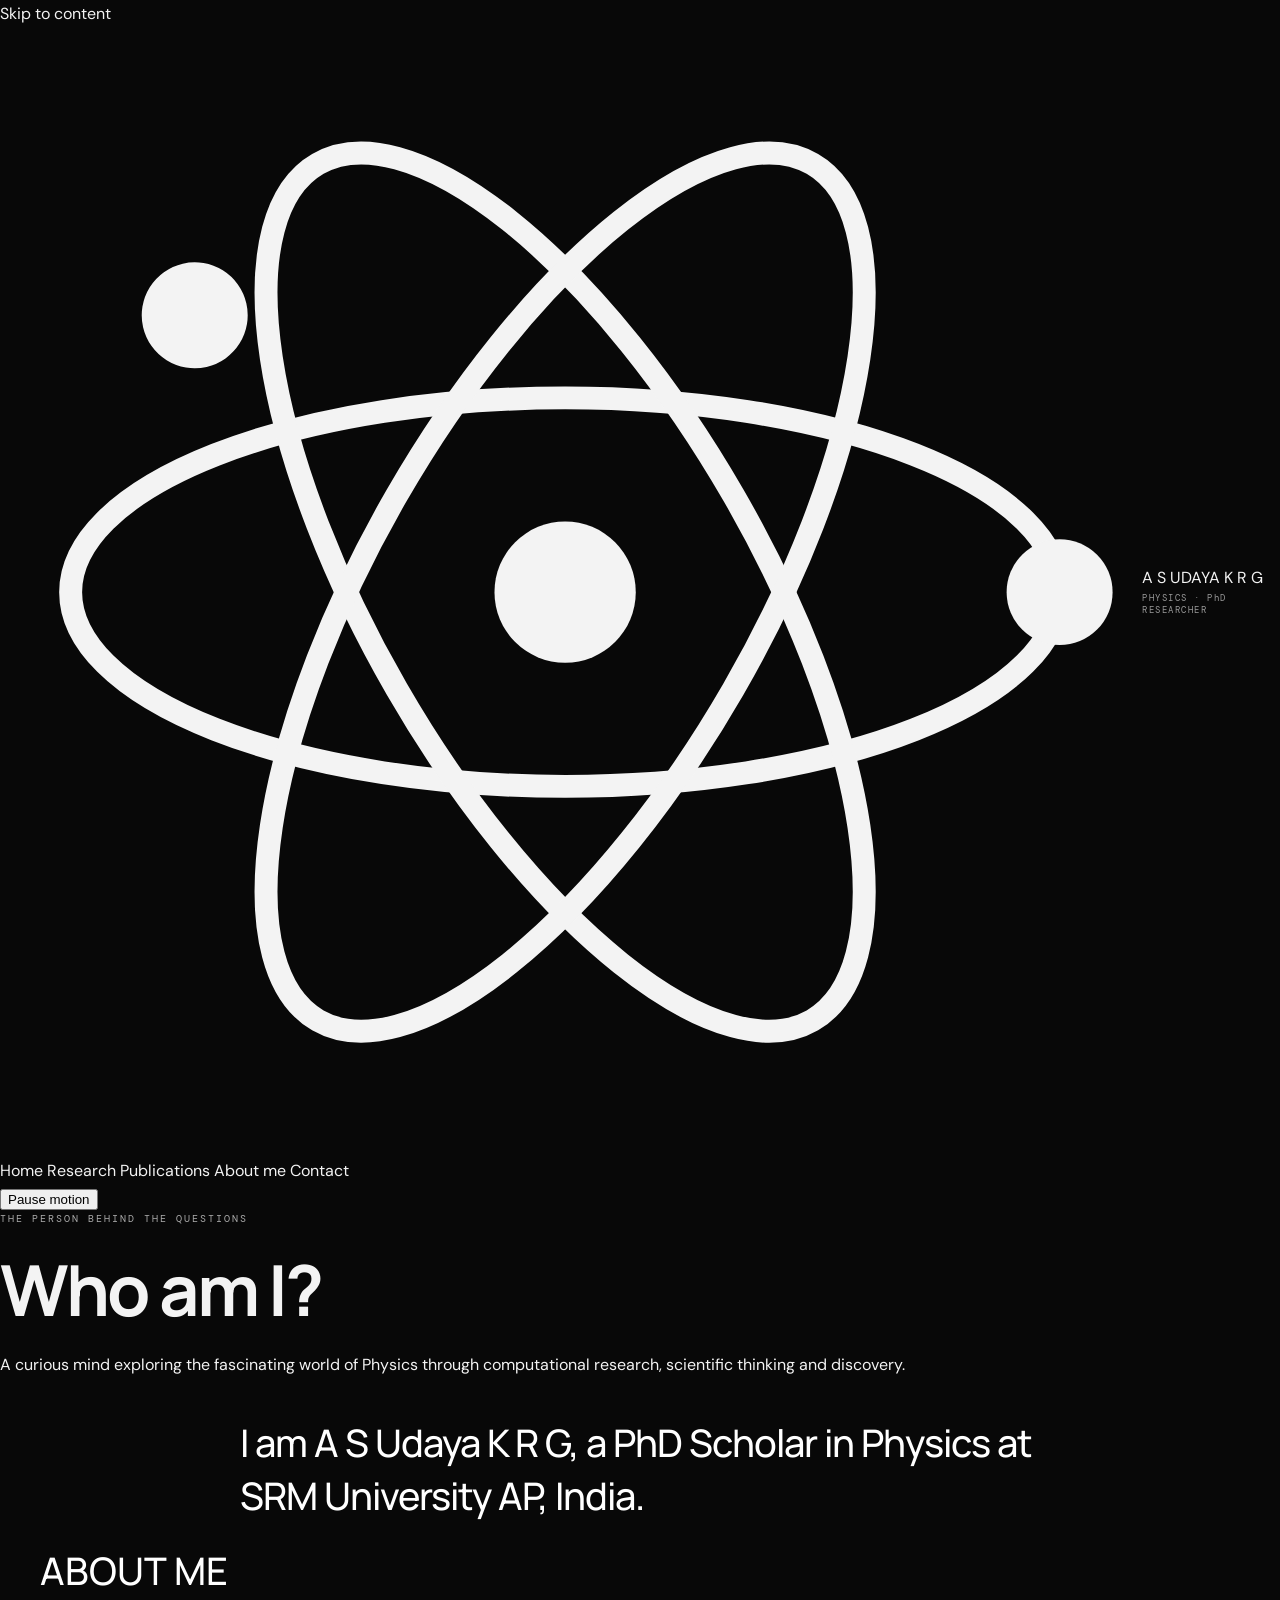
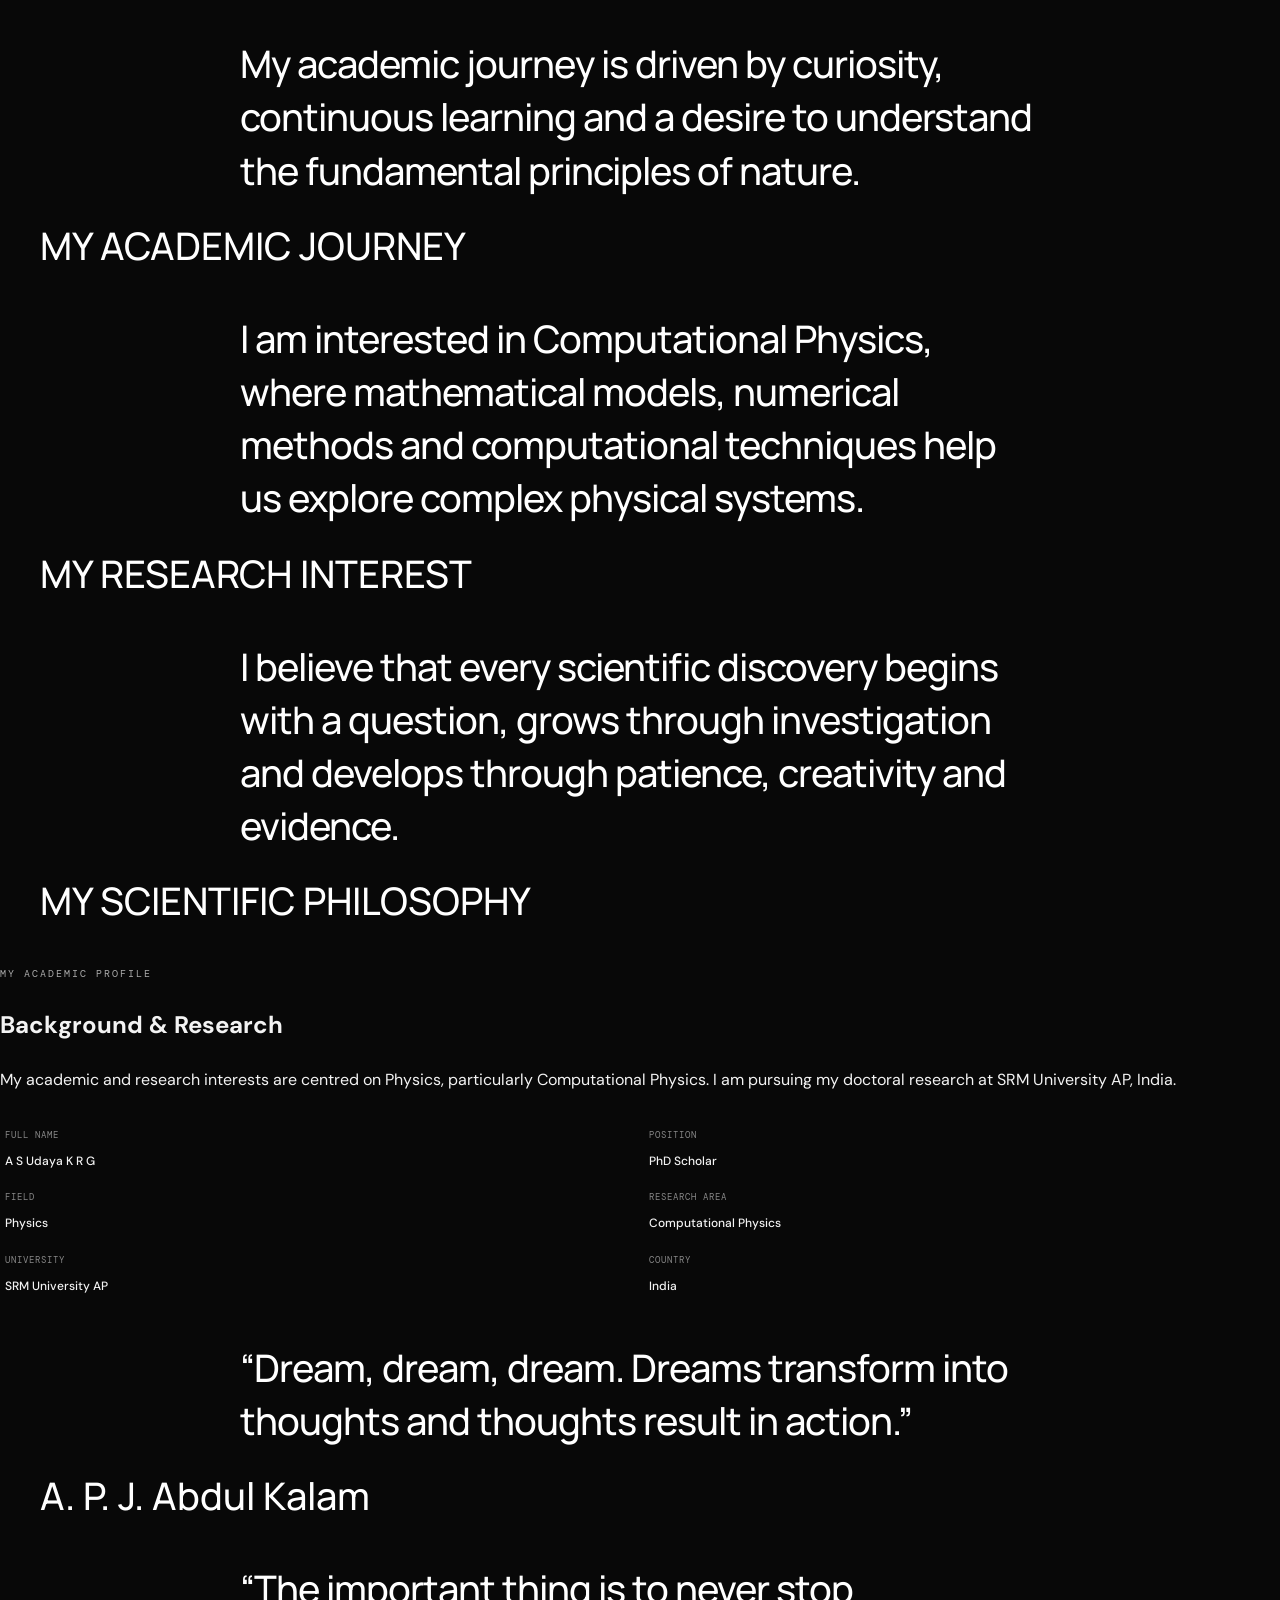
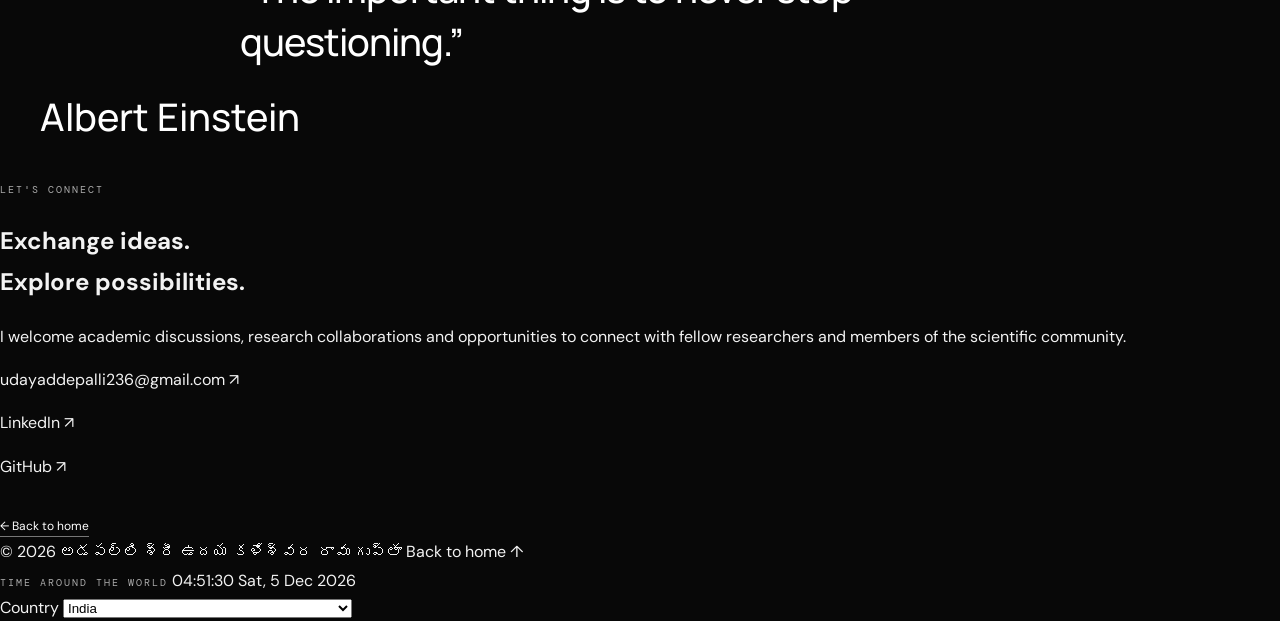
<file: index.html>
<!doctype html>
<html lang="en">

<head>
<meta charset="utf-8">
<meta name="viewport" content="width=device-width, initial-scale=1">
<meta name="theme-color" content="#f7f7f7">

<meta name="description" content="Meet A S Udaya K R G, a PhD Scholar in Physics at SRM University AP, researching Computational Physics.">

<title>Who am I | A S Udaya K R G</title>

<link rel="stylesheet" href="style.css?v=17">
<script src="script.js?v=16" defer></script>

<link rel="icon" type="image/svg+xml" href="atom.svg">

<meta property="og:title" content="Who am I | A S Udaya K R G">
<meta property="og:type" content="website">
<meta property="og:description" content="Meet A S Udaya K R G, PhD Scholar in Physics at SRM University AP.">

<meta name="robots" content="index, follow">

</head>

<body>

<a class="skip" href="#main">Skip to content</a>

<header>

<a class="brand" href="index.html" aria-label="A S Udaya K R G Home">

<svg class="atom-logo" viewBox="0 0 64 64" aria-hidden="true">
<g fill="none" stroke="currentColor" stroke-width="1.3">
<ellipse cx="32" cy="32" rx="28" ry="11"/>
<ellipse cx="32" cy="32" rx="28" ry="11" transform="rotate(60 32 32)"/>
<ellipse cx="32" cy="32" rx="28" ry="11" transform="rotate(120 32 32)"/>
</g>

<circle cx="32" cy="32" r="4" fill="currentColor"/>

<g class="electron-orbit">
<circle cx="60" cy="32" r="3" fill="currentColor"/>
</g>

<g class="electron-orbit orbit-two">
<circle cx="18" cy="8" r="3" fill="currentColor"/>
</g>

<g class="electron-orbit orbit-three">
<circle cx="18" cy="56" r="3" fill="currentColor"/>
</g>
</svg>

<span class="full-name">
A S UDAYA K R G
<small>PHYSICS · PhD RESEARCHER</small>
</span>

</a>

<button class="menu-toggle"
aria-expanded="false"
aria-controls="navigation"
aria-label="Open menu">

<span class="hamburger" aria-hidden="true">
<i></i><i></i><i></i>
</span>

</button>

<nav id="navigation" aria-label="Main navigation">

<a href="index.html">Home</a>

<a href="index.html#research">Research</a>

<a href="index.html#publications">Publications</a>

<a href="who-am-i.html">About me</a>

<a href="index.html#contact">Contact</a>

</nav>

<button id="motion" aria-pressed="false">
Pause motion
</button>

</header>


<main id="main" class="archive-page">

<p class="eyebrow">
THE PERSON BEHIND THE QUESTIONS
</p>

<h1>
Who am I<span class="period">?</span>
</h1>

<p class="archive-sub">
A curious mind exploring the fascinating world of Physics
through computational research, scientific thinking and discovery.
</p>


<!-- PERSONAL INTRODUCTION -->

<section class="quotes">

<figure>

<blockquote>
I am A S Udaya K R G, a PhD Scholar in Physics at SRM University AP, India.
</blockquote>

<figcaption>
ABOUT ME
</figcaption>

</figure>


<figure>

<blockquote>
My academic journey is driven by curiosity, continuous learning and a desire to understand the fundamental principles of nature.
</blockquote>

<figcaption>
MY ACADEMIC JOURNEY
</figcaption>

</figure>


<figure>

<blockquote>
I am interested in Computational Physics, where mathematical models, numerical methods and computational techniques help us explore complex physical systems.
</blockquote>

<figcaption>
MY RESEARCH INTEREST
</figcaption>

</figure>


<figure>

<blockquote>
I believe that every scientific discovery begins with a question, grows through investigation and develops through patience, creativity and evidence.
</blockquote>

<figcaption>
MY SCIENTIFIC PHILOSOPHY
</figcaption>

</figure>

</section>


<!-- ACADEMIC DETAILS -->

<section class="academic-details">

<p class="eyebrow">MY ACADEMIC PROFILE</p>

<h2>Background & Research</h2>

<p>
My academic and research interests are centred on Physics,
particularly Computational Physics. I am pursuing my doctoral
research at SRM University AP, India.
</p>

<div class="profile-details">

<div>
<span>FULL NAME</span>
<strong>A S Udaya K R G</strong>
</div>

<div>
<span>POSITION</span>
<strong>PhD Scholar</strong>
</div>

<div>
<span>FIELD</span>
<strong>Physics</strong>
</div>

<div>
<span>RESEARCH AREA</span>
<strong>Computational Physics</strong>
</div>

<div>
<span>UNIVERSITY</span>
<strong>SRM University AP</strong>
</div>

<div>
<span>COUNTRY</span>
<strong>India</strong>
</div>

</div>

</section>


<!-- PERSONAL MOTIVATION -->

<section class="quotes">

<figure>

<blockquote>
“Dream, dream, dream. Dreams transform into thoughts and thoughts result in action.”
</blockquote>

<figcaption>
A. P. J. Abdul Kalam
</figcaption>

</figure>

<figure>

<blockquote>
“The important thing is to never stop questioning.”
</blockquote>

<figcaption>
Albert Einstein
</figcaption>

</figure>

</section>


<!-- CONTACT -->

<section class="personal-contact">

<p class="eyebrow">LET'S CONNECT</p>

<h2>Exchange ideas.<br>Explore possibilities.</h2>

<p>
I welcome academic discussions, research collaborations
and opportunities to connect with fellow researchers
and members of the scientific community.
</p>

<p>
<a href="mailto:udayaddepalli236@gmail.com">
udayaddepalli236@gmail.com ↗
</a>
</p>

<p>
<a href="https://www.linkedin.com/in/addepalli-sri-udaya-kaleswara-rao-guptha-079412230/"
target="_blank" rel="noopener noreferrer">
LinkedIn ↗
</a>
</p>

<p>
<a href="https://github.com/ludosuday-sys"
target="_blank" rel="noopener noreferrer">
GitHub ↗
</a>
</p>

</section>


<a class="back-link" href="index.html">
← Back to home
</a>

</main>


<footer>

<span>
© <span id="year">2026</span>
<span lang="te">అడపల్లి శ్రీ ఉదయ కళేశ్వర రావు గుప్తా</span>
</span>

<a href="index.html">Back to home ↑</a>

</footer>


<!-- WORLD CLOCK -->

<section class="world-clock" aria-label="World clock">

<div class="clock-dial" aria-hidden="true">

<span class="clock-hand hour-hand"></span>
<span class="clock-hand minute-hand"></span>
<span class="clock-hand second-hand"></span>

<i></i>

</div>

<div class="clock-readout">

<span class="eyebrow">TIME AROUND THE WORLD</span>

<time id="world-time">--:--:--</time>

<span id="world-date"></span>

</div>

<div class="clock-select">

<label for="clock-country">Country</label>
<select id="clock-country"></select>

<label for="clock-zone">City / time zone</label>
<select id="clock-zone"></select>

</div>

<noscript>
Enable JavaScript to use the world clock.
</noscript>

</section>


<script src="timezones.js?v=8" defer></script>
<script src="clock.js?v=8" defer></script>

</body>
</html>
</file>
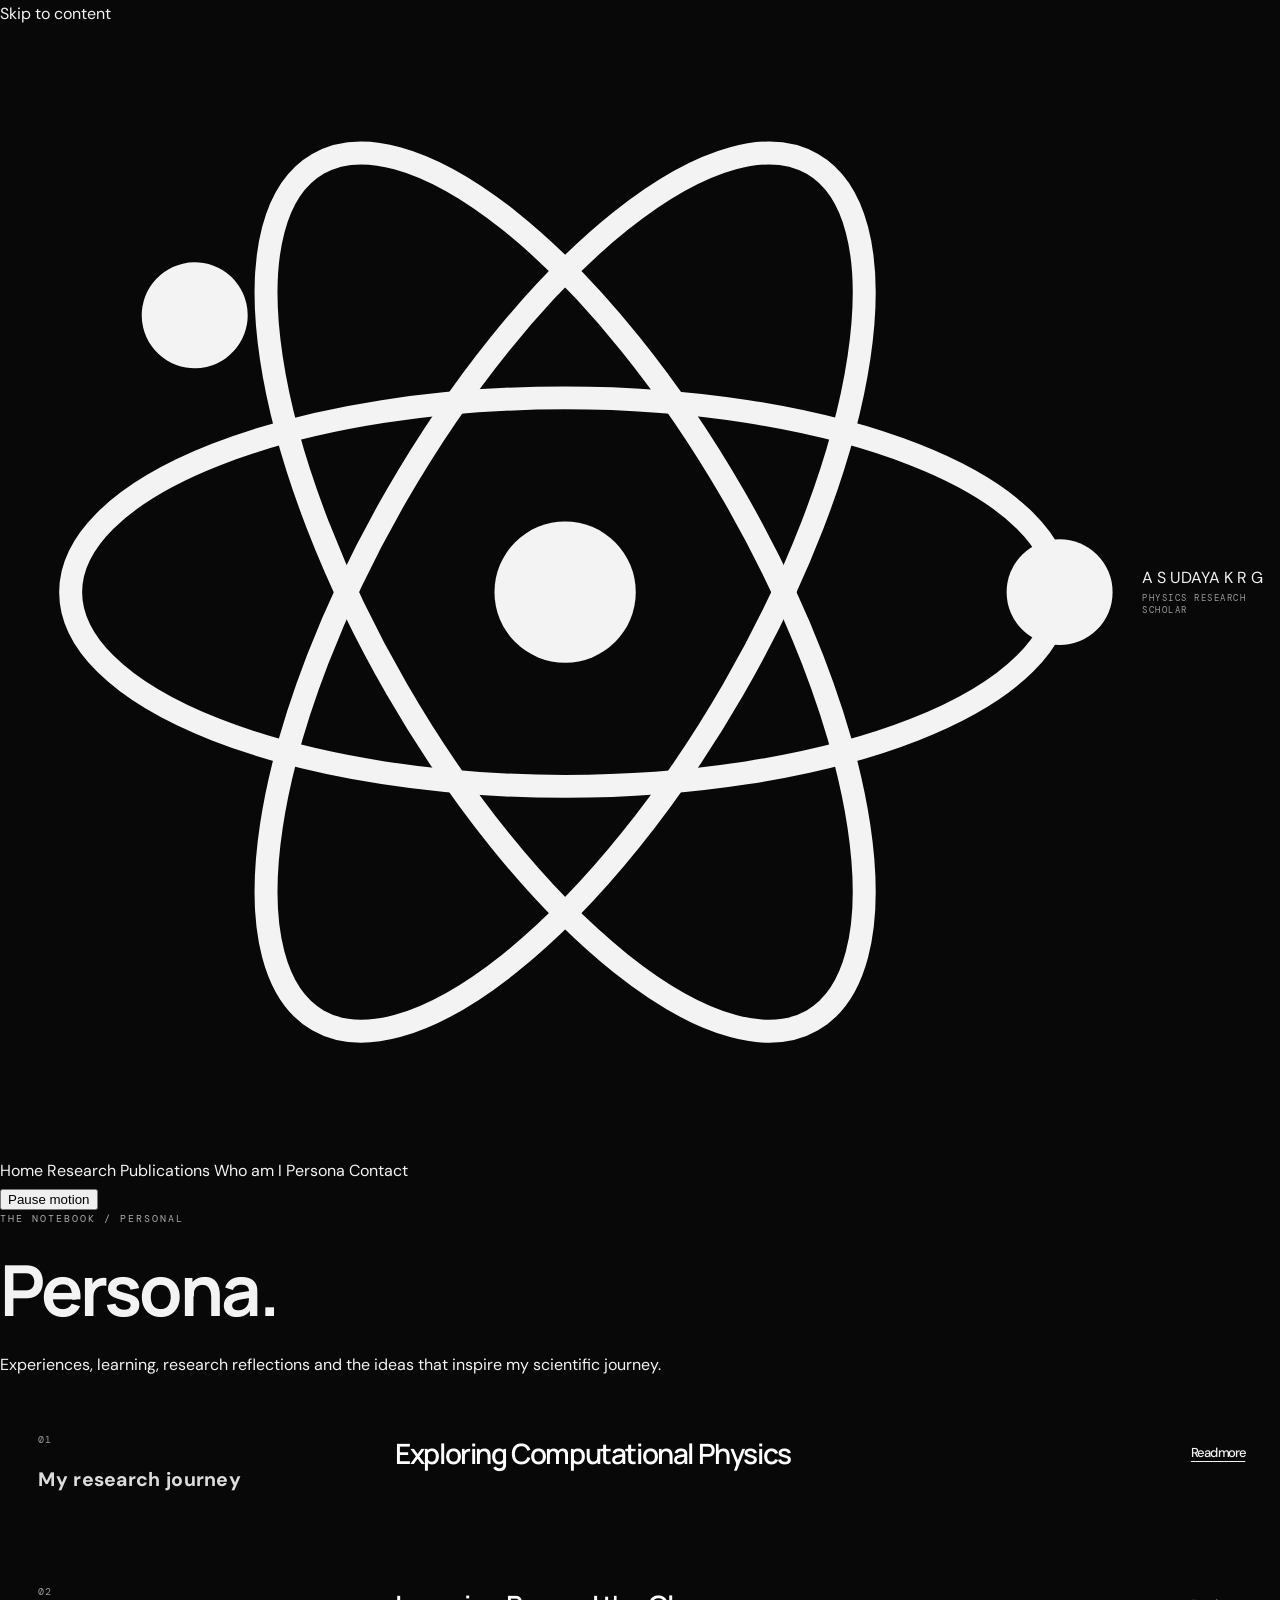
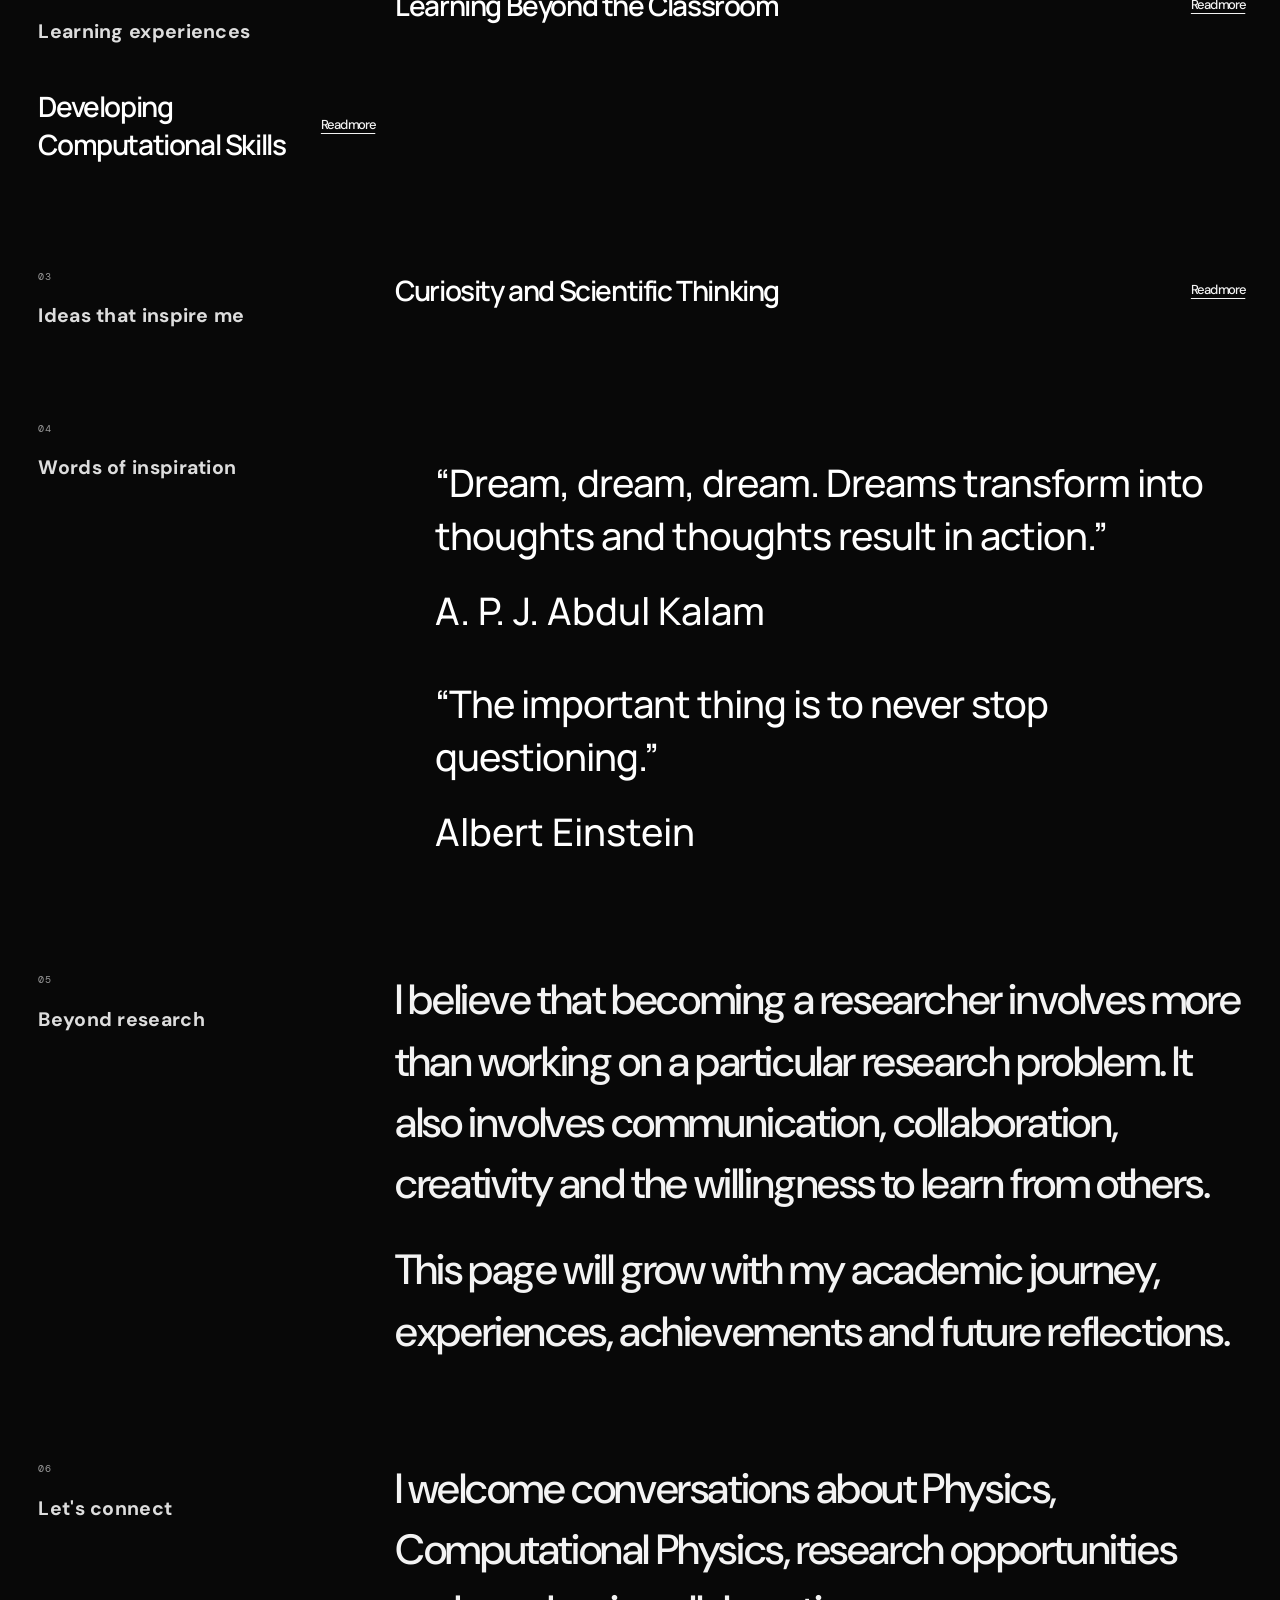
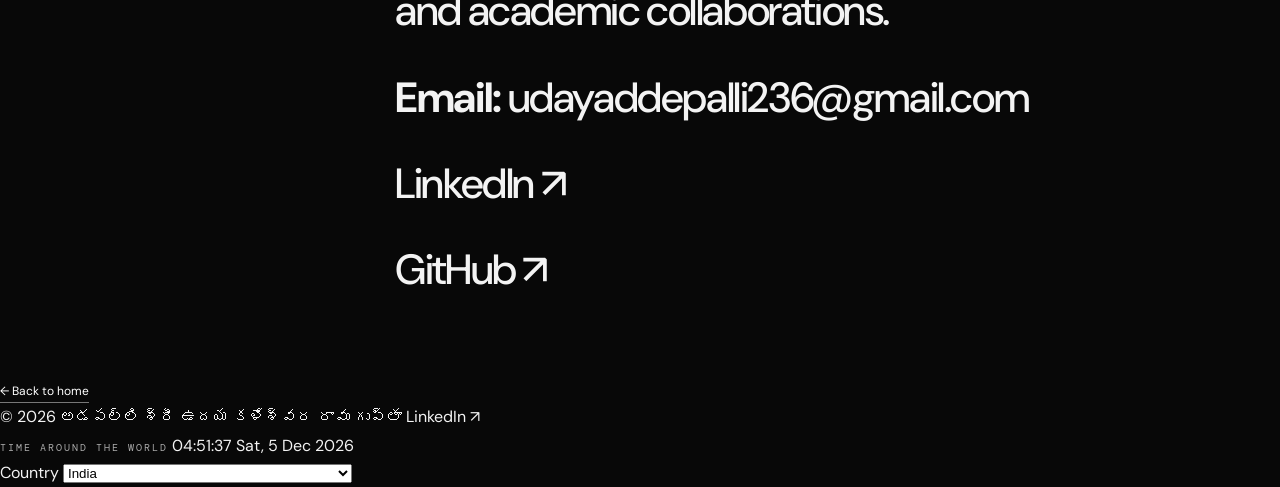
<file: persona.html>
<!doctype html>
<html lang="en">

<head>
<meta charset="utf-8">
<meta name="viewport" content="width=device-width, initial-scale=1">
<meta name="theme-color" content="#f7f7f7">

<meta name="description" content="Personal experiences, academic journey and research reflections of A S Udaya K R G, PhD Scholar in Physics at SRM University AP.">

<title>Persona | A S Udaya K R G</title>

<link rel="stylesheet" href="style.css?v=23">
<script src="script.js?v=16" defer></script>

<link rel="icon" type="image/svg+xml" href="atom.svg">

<meta property="og:title" content="Persona | A S Udaya K R G">
<meta property="og:type" content="website">
<meta property="og:description" content="Personal experiences, academic journey and research reflections of A S Udaya K R G.">

<meta name="robots" content="index, follow">

<style>
.persona-reflection>summary {
  display:flex;
  align-items:center;
  justify-content:space-between;
  gap:16px;
  list-style:none;
  cursor:pointer;
  padding:6px 0;
}

.persona-reflection>summary::-webkit-details-marker {
  display:none;
}

.persona-reflection>summary h3 {
  margin:0;
  font-size:clamp(21px,2.6vw,28px);
  line-height:1.35;
  flex:1;
}

.persona-read-more,
.persona-read-less {
  font-size:13px;
  white-space:nowrap;
  text-decoration:underline;
  text-underline-offset:4px;
}

.persona-read-less {
  display:none;
}

.persona-reflection[open]>summary .persona-read-more {
  display:none;
}

.persona-reflection[open]>summary .persona-read-less {
  display:inline;
}

.reflection-body {
  padding-top:24px;
}

.reflection-body p {
  max-width:720px;
}

@media(max-width:600px) {
  .persona-reflection>summary {
    align-items:flex-start;
    flex-direction:column;
    gap:12px;
  }
}
</style>
</head>

<body>

<a class="skip" href="#main">Skip to content</a>

<header>

<a class="brand" href="index.html" aria-label="A S Udaya K R G Home">

<svg class="atom-logo" viewBox="0 0 64 64" aria-hidden="true">

<g fill="none" stroke="currentColor" stroke-width="1.3">
<ellipse cx="32" cy="32" rx="28" ry="11"/>
<ellipse cx="32" cy="32" rx="28" ry="11" transform="rotate(60 32 32)"/>
<ellipse cx="32" cy="32" rx="28" ry="11" transform="rotate(120 32 32)"/>
</g>

<circle cx="32" cy="32" r="4" fill="currentColor"/>

<g class="electron-orbit">
<circle cx="60" cy="32" r="3" fill="currentColor"/>
</g>

<g class="electron-orbit orbit-two">
<circle cx="18" cy="8" r="3" fill="currentColor"/>
</g>

<g class="electron-orbit orbit-three">
<circle cx="18" cy="56" r="3" fill="currentColor"/>
</g>

</svg>

<span class="full-name">
A S UDAYA K R G
<small>PHYSICS RESEARCH SCHOLAR</small>
</span>

</a>


<button class="menu-toggle"
aria-expanded="false"
aria-controls="navigation"
aria-label="Open menu">

<span class="hamburger" aria-hidden="true">
<i></i><i></i><i></i>
</span>

</button>


<nav id="navigation" aria-label="Main navigation">

<a href="index.html">Home</a>
<a href="index.html#research">Research</a>
<a href="index.html#publications">Publications</a>
<a href="who-am-i.html">Who am I</a>
<a href="persona.html">Persona</a>
<a href="index.html#contact">Contact</a>

</nav>

<button id="motion" aria-pressed="false">
Pause motion
</button>

</header>


<main id="main" class="archive-page persona-page">

<p class="eyebrow">THE NOTEBOOK / PERSONAL</p>

<h1>Persona<span class="period">.</span></h1>

<p class="archive-sub">
Experiences, learning, research reflections and the ideas
that inspire my scientific journey.
</p>


<!-- SECTION 1: RESEARCH JOURNEY -->

<section class="experience-section" aria-labelledby="research-heading">

<div class="experience-heading">

<span class="entry-number" aria-hidden="true">01</span>

<h2 id="research-heading">My research journey</h2>

</div>


<article class="experience-entry">

<details class="persona-reflection">

<summary>

<h3>Exploring Computational Physics</h3>

<span class="persona-read-more">Read more</span>

<span class="persona-read-less">Read less</span>

</summary>


<div class="reflection-body">

<p class="entry-meta">
PhD Research · Computational Physics
</p>

<p class="entry-meta">
SRM University AP · Department of Physics
</p>

<p>
My doctoral journey in Physics is an opportunity to explore
the fascinating relationship between physical principles,
mathematical methods and computational techniques.
</p>

<p>
I am interested in Computational Physics, an interdisciplinary
field that uses numerical methods, mathematical modelling
and computer-based simulations to investigate physical systems.
</p>

<p>
Through my research, I aim to strengthen my understanding
of scientific problems, develop computational skills
and contribute to the broader field of Physics.
</p>

<div class="entry-topics" aria-label="Research interests">

<span>Computational Physics</span>
<span>Numerical Methods</span>
<span>Scientific Computing</span>
<span>Mathematical Modelling</span>

</div>

</div>

</details>

</article>

</section>


<!-- SECTION 2: LEARNING EXPERIENCES -->

<section class="experience-section" aria-labelledby="learning-heading">

<div class="experience-heading">

<span class="entry-number" aria-hidden="true">02</span>

<h2 id="learning-heading">Learning experiences</h2>

</div>


<article class="experience-entry">

<details class="persona-reflection">

<summary>

<h3>Learning Beyond the Classroom</h3>

<span class="persona-read-more">Read more</span>

<span class="persona-read-less">Read less</span>

</summary>


<div class="reflection-body">

<p class="entry-meta">
Academic Learning · Physics
</p>

<p>
My academic journey is not limited to lectures and textbooks.
Every new concept, scientific discussion and research activity
provides an opportunity to learn something new.
</p>

<p>
I believe that continuous learning is essential for becoming
a better researcher. Exploring different areas of Physics,
understanding mathematical concepts and developing
computational skills are important parts of my journey.
</p>

<p>
I look forward to participating in academic workshops,
conferences, seminars and research programmes that help
me expand my knowledge and interact with the scientific community.
</p>

</div>

</details>

</article>


<article class="experience-entry">

<details class="persona-reflection">

<summary>

<h3>Developing Computational Skills</h3>

<span class="persona-read-more">Read more</span>

<span class="persona-read-less">Read less</span>

</summary>


<div class="reflection-body">

<p class="entry-meta">
Computational Learning · Scientific Methods
</p>

<p>
Computational techniques provide powerful tools for
understanding and analysing physical problems.
I am interested in improving my programming,
numerical analysis and simulation skills.
</p>

<p>
I see computational learning as an ongoing process
that combines theoretical understanding, practical
problem-solving and scientific creativity.
</p>

<div class="entry-topics">

<span>Programming</span>
<span>Numerical Analysis</span>
<span>Simulation</span>
<span>Problem Solving</span>

</div>

</div>

</details>

</article>

</section>


<!-- SECTION 3: PERSONAL PHILOSOPHY -->

<section class="experience-section" aria-labelledby="ideas-heading">

<div class="experience-heading">

<span class="entry-number" aria-hidden="true">03</span>

<h2 id="ideas-heading">Ideas that inspire me</h2>

</div>


<article class="experience-entry">

<details class="persona-reflection">

<summary>

<h3>Curiosity and Scientific Thinking</h3>

<span class="persona-read-more">Read more</span>

<span class="persona-read-less">Read less</span>

</summary>


<div class="reflection-body">

<p>
For me, Physics is more than the study of equations
and physical laws. It is a way of asking questions,
understanding nature and exploring the unknown.
</p>

<p>
I believe patience, curiosity, critical thinking
and continuous effort are essential qualities
for a researcher.
</p>

<p>
Every challenge is an opportunity to learn,
and every question can open a new direction
for scientific exploration.
</p>

</div>

</details>

</article>

</section>


<!-- SECTION 4: PERSONAL INSPIRATION -->

<section class="experience-section" aria-labelledby="inspiration-heading">

<div class="experience-heading">

<span class="entry-number" aria-hidden="true">04</span>

<h2 id="inspiration-heading">Words of inspiration</h2>

</div>


<div class="quotes">

<figure>

<blockquote>
“Dream, dream, dream. Dreams transform into thoughts and thoughts result in action.”
</blockquote>

<figcaption>
A. P. J. Abdul Kalam
</figcaption>

</figure>


<figure>

<blockquote>
“The important thing is to never stop questioning.”
</blockquote>

<figcaption>
Albert Einstein
</figcaption>

</figure>

</div>

</section>


<!-- PERSONAL DETAILS -->

<section class="experience-section">

<div class="experience-heading">

<span class="entry-number" aria-hidden="true">05</span>

<h2>Beyond research</h2>

</div>

<article class="experience-entry">

<p>
I believe that becoming a researcher involves more than
working on a particular research problem. It also involves
communication, collaboration, creativity and the willingness
to learn from others.
</p>

<p>
This page will grow with my academic journey,
experiences, achievements and future reflections.
</p>

</article>

</section>


<!-- CONTACT -->

<section class="experience-section">

<div class="experience-heading">

<span class="entry-number" aria-hidden="true">06</span>

<h2>Let's connect</h2>

</div>

<article class="experience-entry">

<p>
I welcome conversations about Physics, Computational Physics,
research opportunities and academic collaborations.
</p>

<p>
<strong>Email:</strong>
<a href="mailto:udayaddepalli236@gmail.com">
udayaddepalli236@gmail.com
</a>
</p>

<p>
<a href="https://www.linkedin.com/in/addepalli-sri-udaya-kaleswara-rao-guptha-079412230/"
target="_blank" rel="noopener noreferrer">
LinkedIn ↗
</a>
</p>

<p>
<a href="https://github.com/ludosuday-sys"
target="_blank" rel="noopener noreferrer">
GitHub ↗
</a>
</p>

</article>

</section>


<a class="back-link" href="index.html">
← Back to home
</a>

</main>


<footer>

<span>
© <span id="year">2026</span>
<span lang="te">అడపల్లి శ్రీ ఉదయ కళేశ్వర రావు గుప్తా</span>
</span>

<a href="https://www.linkedin.com/in/addepalli-sri-udaya-kaleswara-rao-guptha-079412230/"
target="_blank" rel="noopener noreferrer">
LinkedIn ↗
</a>

</footer>


<!-- WORLD CLOCK -->

<section class="world-clock" aria-label="World clock">

<div class="clock-dial" aria-hidden="true">

<span class="clock-hand hour-hand"></span>
<span class="clock-hand minute-hand"></span>
<span class="clock-hand second-hand"></span>

<i></i>

</div>

<div class="clock-readout">

<span class="eyebrow">TIME AROUND THE WORLD</span>

<time id="world-time">--:--:--</time>

<span id="world-date"></span>

</div>

<div class="clock-select">

<label for="clock-country">Country</label>
<select id="clock-country"></select>

<label for="clock-zone">City / time zone</label>
<select id="clock-zone"></select>

</div>

<noscript>
Enable JavaScript to use the world clock.
</noscript>

</section>


<script src="timezones.js?v=8" defer></script>
<script src="clock.js?v=8" defer></script>

</body>
</html>
</file>
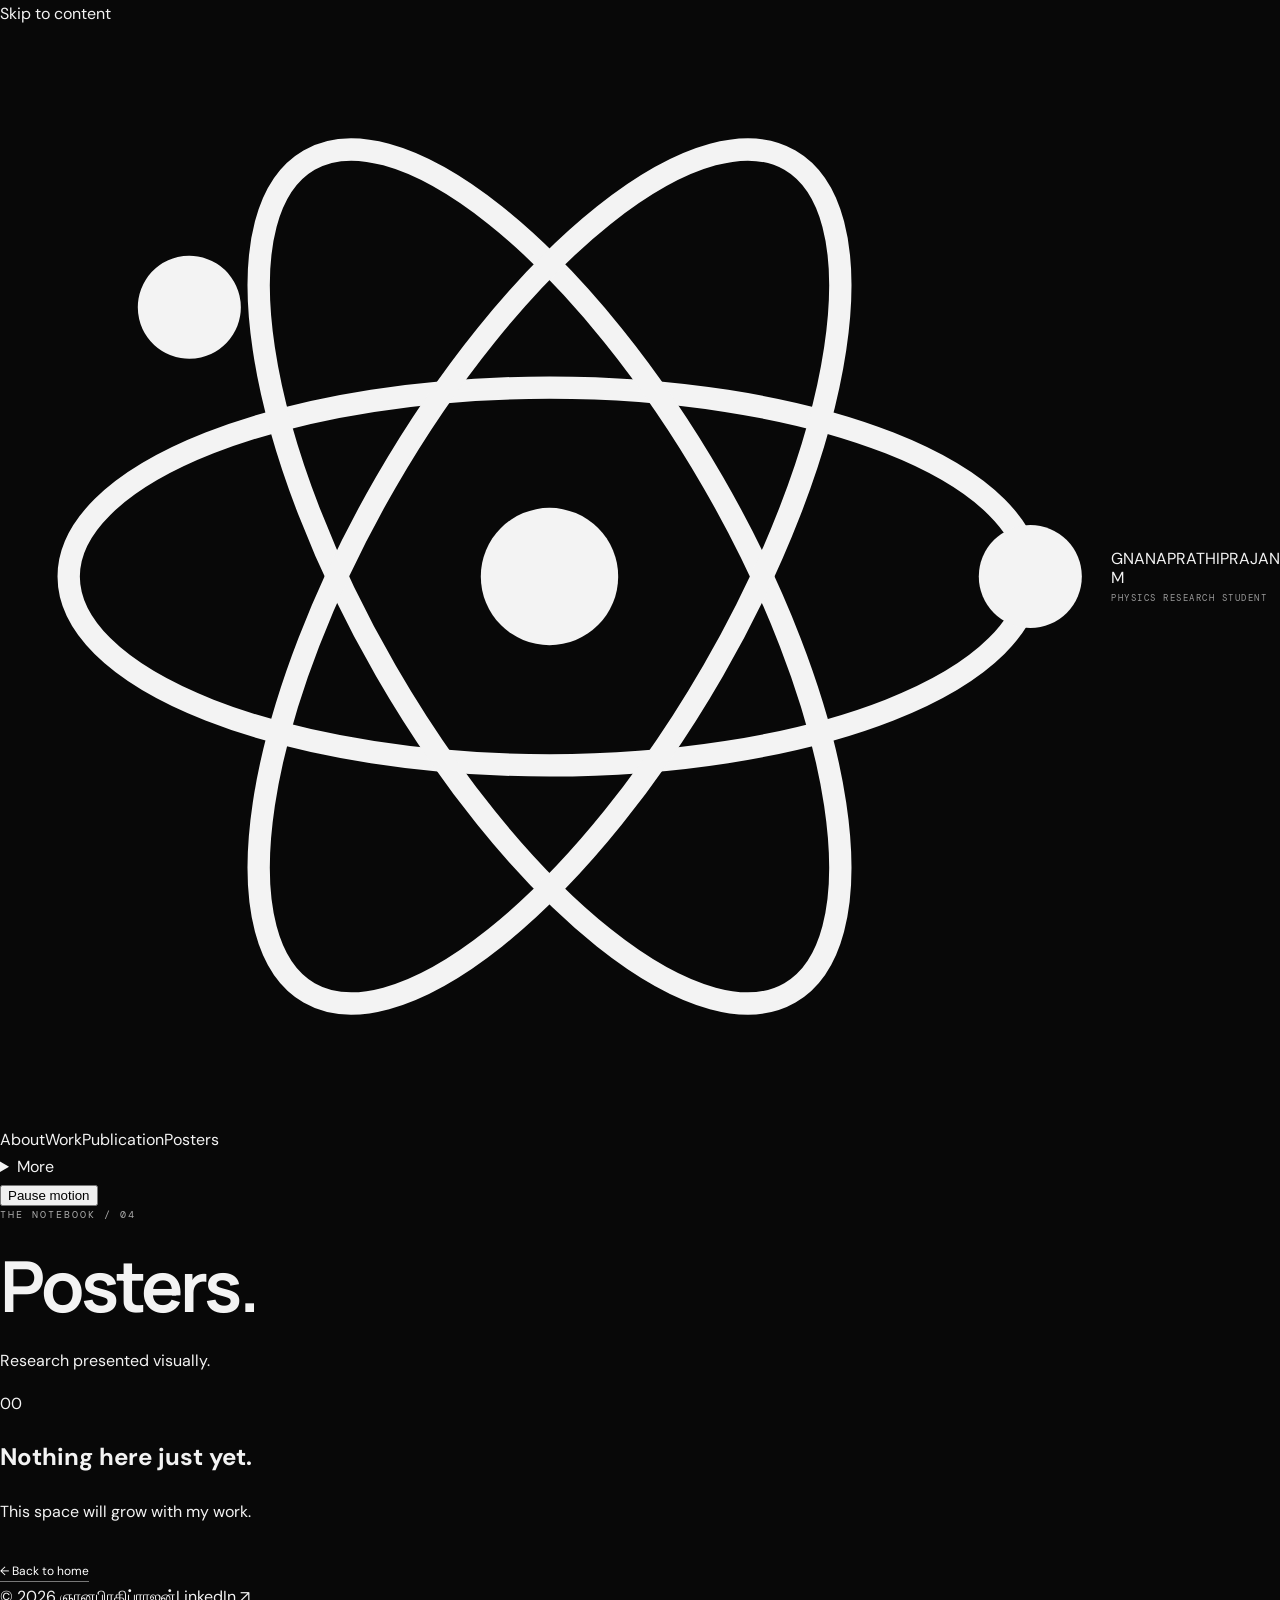
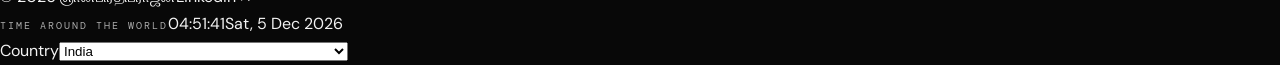
<file: posters.html>
<!doctype html><html lang="en"><head><meta charset="utf-8"><meta name="viewport" content="width=device-width, initial-scale=1"><meta name="theme-color" content="#f7f7f7"><meta name="description" content="Posters by Gnanaprathiprajan M. Updates will be added here."><title>Posters | Gnanaprathiprajan M</title><link rel="stylesheet" href="style.css?v=17"><script src="script.js?v=16" defer></script><link rel="icon" type="image/svg+xml" href="atom-bright.svg?v=12"><link rel="canonical" href="https://gnanaprathiprajan.github.io/posters.html"><meta property="og:title" content="Posters | Gnanaprathiprajan M"><meta property="og:type" content="website"><meta property="og:url" content="https://gnanaprathiprajan.github.io/posters.html"><meta name="robots" content="noindex, nofollow, noimageindex"><meta property="og:description" content="Posters by Gnanaprathiprajan M. Updates will be added here."></head><body><a class="skip" href="#main">Skip to content</a><header><a class="brand" href="index.html" aria-label="Gnanaprathiprajan About page"><svg class="atom-logo" viewBox="0 0 64 64" aria-hidden="true"><g fill="none" stroke="currentColor" stroke-width="1.3"><ellipse cx="32" cy="32" rx="28" ry="11"/><ellipse cx="32" cy="32" rx="28" ry="11" transform="rotate(60 32 32)"/><ellipse cx="32" cy="32" rx="28" ry="11" transform="rotate(120 32 32)"/></g><circle cx="32" cy="32" r="4" fill="currentColor"/><g class="electron-orbit"><circle cx="60" cy="32" r="3" fill="currentColor"/></g><g class="electron-orbit orbit-two"><circle cx="18" cy="8" r="3" fill="currentColor"/></g><g class="electron-orbit orbit-three"><circle cx="18" cy="56" r="3" fill="currentColor"/></g></svg><span class="full-name">GNANAPRATHIPRAJAN M<small>PHYSICS RESEARCH STUDENT</small></span></a><button class="menu-toggle" aria-expanded="false" aria-controls="navigation" aria-label="Open menu"><span class="hamburger" aria-hidden="true"><i></i><i></i><i></i></span></button><nav id="navigation" aria-label="Main navigation"><a href="index.html">About</a><a href="works.html">Work</a><a href="publications.html">Publication</a><a href="posters.html">Posters</a><details class="nav-more"><summary aria-expanded="false" aria-controls="more-navigation">More <span class="more-chevron" aria-hidden="true"></span></summary><div class="more-menu" id="more-navigation"><a href="persona.html">Persona</a><a href="thoughts.html">GbloG</a><a href="games.html">Games</a></div></details></nav><button id="motion" aria-pressed="false">Pause motion</button></header><main id="main" class="archive-page"><p class="eyebrow">THE NOTEBOOK / 04</p><h1>Posters<span class="period">.</span></h1><p class="archive-sub">Research presented visually.</p><section class="empty-state" aria-label="No entries"><span class="empty-number">00</span><div><h2>Nothing here just yet.</h2><p>This space will grow with my work.</p></div></section><a class="back-link" href="index.html">← Back to home</a></main><footer><span>© <span id="year">2026</span> <span lang="ta">ஞானபிரதிப்ராஜன்</span></span><a href="https://www.linkedin.com/in/gnanaprathiprajan" target="_blank" rel="noopener noreferrer">LinkedIn ↗</a></footer><section class="world-clock" aria-label="World clock"><div class="clock-dial" aria-hidden="true"><span class="clock-hand hour-hand"></span><span class="clock-hand minute-hand"></span><span class="clock-hand second-hand"></span><i></i></div><div class="clock-readout"><span class="eyebrow">TIME AROUND THE WORLD</span><time id="world-time">--:--:--</time><span id="world-date"></span></div><div class="clock-select"><label for="clock-country">Country</label><select id="clock-country"></select><label for="clock-zone">City / time zone</label><select id="clock-zone"></select></div><noscript>Enable JavaScript to use the world clock.</noscript></section><script src="timezones.js?v=8" defer></script><script src="clock.js?v=8" defer></script></body></html>
</file>
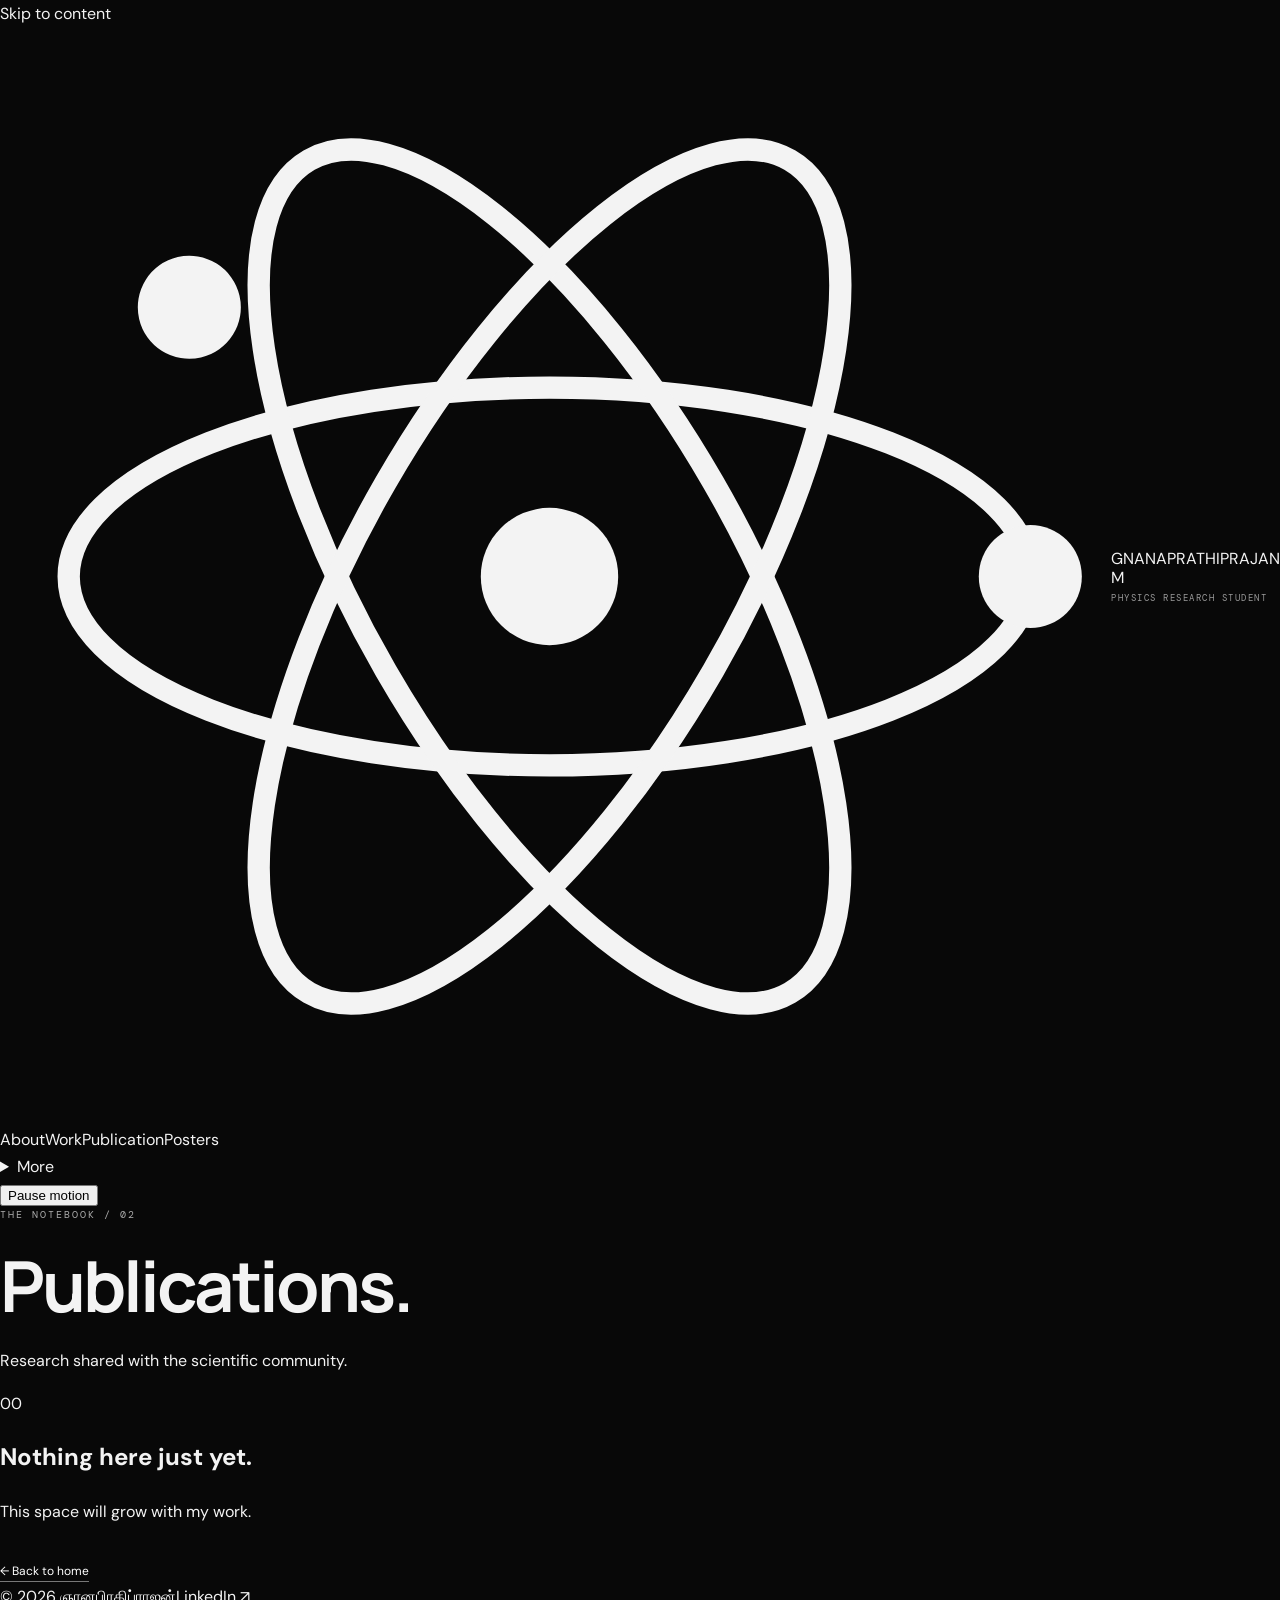
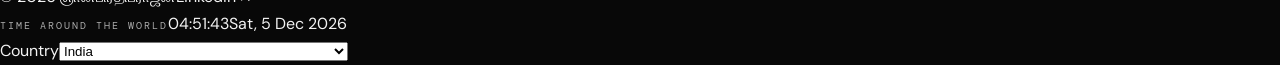
<file: publications.html>
<!doctype html><html lang="en"><head><meta charset="utf-8"><meta name="viewport" content="width=device-width, initial-scale=1"><meta name="theme-color" content="#f7f7f7"><meta name="description" content="Publications by Gnanaprathiprajan M. Updates will be added here."><title>Publications | Gnanaprathiprajan M</title><link rel="stylesheet" href="style.css?v=17"><script src="script.js?v=16" defer></script><link rel="icon" type="image/svg+xml" href="atom-bright.svg?v=12"><link rel="canonical" href="https://gnanaprathiprajan.github.io/publications.html"><meta property="og:title" content="Publications | Gnanaprathiprajan M"><meta property="og:type" content="website"><meta property="og:url" content="https://gnanaprathiprajan.github.io/publications.html"><meta name="robots" content="noindex, nofollow, noimageindex"><meta property="og:description" content="Publications by Gnanaprathiprajan M. Updates will be added here."></head><body><a class="skip" href="#main">Skip to content</a><header><a class="brand" href="index.html" aria-label="Gnanaprathiprajan About page"><svg class="atom-logo" viewBox="0 0 64 64" aria-hidden="true"><g fill="none" stroke="currentColor" stroke-width="1.3"><ellipse cx="32" cy="32" rx="28" ry="11"/><ellipse cx="32" cy="32" rx="28" ry="11" transform="rotate(60 32 32)"/><ellipse cx="32" cy="32" rx="28" ry="11" transform="rotate(120 32 32)"/></g><circle cx="32" cy="32" r="4" fill="currentColor"/><g class="electron-orbit"><circle cx="60" cy="32" r="3" fill="currentColor"/></g><g class="electron-orbit orbit-two"><circle cx="18" cy="8" r="3" fill="currentColor"/></g><g class="electron-orbit orbit-three"><circle cx="18" cy="56" r="3" fill="currentColor"/></g></svg><span class="full-name">GNANAPRATHIPRAJAN M<small>PHYSICS RESEARCH STUDENT</small></span></a><button class="menu-toggle" aria-expanded="false" aria-controls="navigation" aria-label="Open menu"><span class="hamburger" aria-hidden="true"><i></i><i></i><i></i></span></button><nav id="navigation" aria-label="Main navigation"><a href="index.html">About</a><a href="works.html">Work</a><a href="publications.html">Publication</a><a href="posters.html">Posters</a><details class="nav-more"><summary aria-expanded="false" aria-controls="more-navigation">More <span class="more-chevron" aria-hidden="true"></span></summary><div class="more-menu" id="more-navigation"><a href="persona.html">Persona</a><a href="thoughts.html">GbloG</a><a href="games.html">Games</a></div></details></nav><button id="motion" aria-pressed="false">Pause motion</button></header><main id="main" class="archive-page"><p class="eyebrow">THE NOTEBOOK / 02</p><h1>Publications<span class="period">.</span></h1><p class="archive-sub">Research shared with the scientific community.</p><section class="empty-state" aria-label="No entries"><span class="empty-number">00</span><div><h2>Nothing here just yet.</h2><p>This space will grow with my work.</p></div></section><a class="back-link" href="index.html">← Back to home</a></main><footer><span>© <span id="year">2026</span> <span lang="ta">ஞானபிரதிப்ராஜன்</span></span><a href="https://www.linkedin.com/in/gnanaprathiprajan" target="_blank" rel="noopener noreferrer">LinkedIn ↗</a></footer><section class="world-clock" aria-label="World clock"><div class="clock-dial" aria-hidden="true"><span class="clock-hand hour-hand"></span><span class="clock-hand minute-hand"></span><span class="clock-hand second-hand"></span><i></i></div><div class="clock-readout"><span class="eyebrow">TIME AROUND THE WORLD</span><time id="world-time">--:--:--</time><span id="world-date"></span></div><div class="clock-select"><label for="clock-country">Country</label><select id="clock-country"></select><label for="clock-zone">City / time zone</label><select id="clock-zone"></select></div><noscript>Enable JavaScript to use the world clock.</noscript></section><script src="timezones.js?v=8" defer></script><script src="clock.js?v=8" defer></script></body></html>
</file>
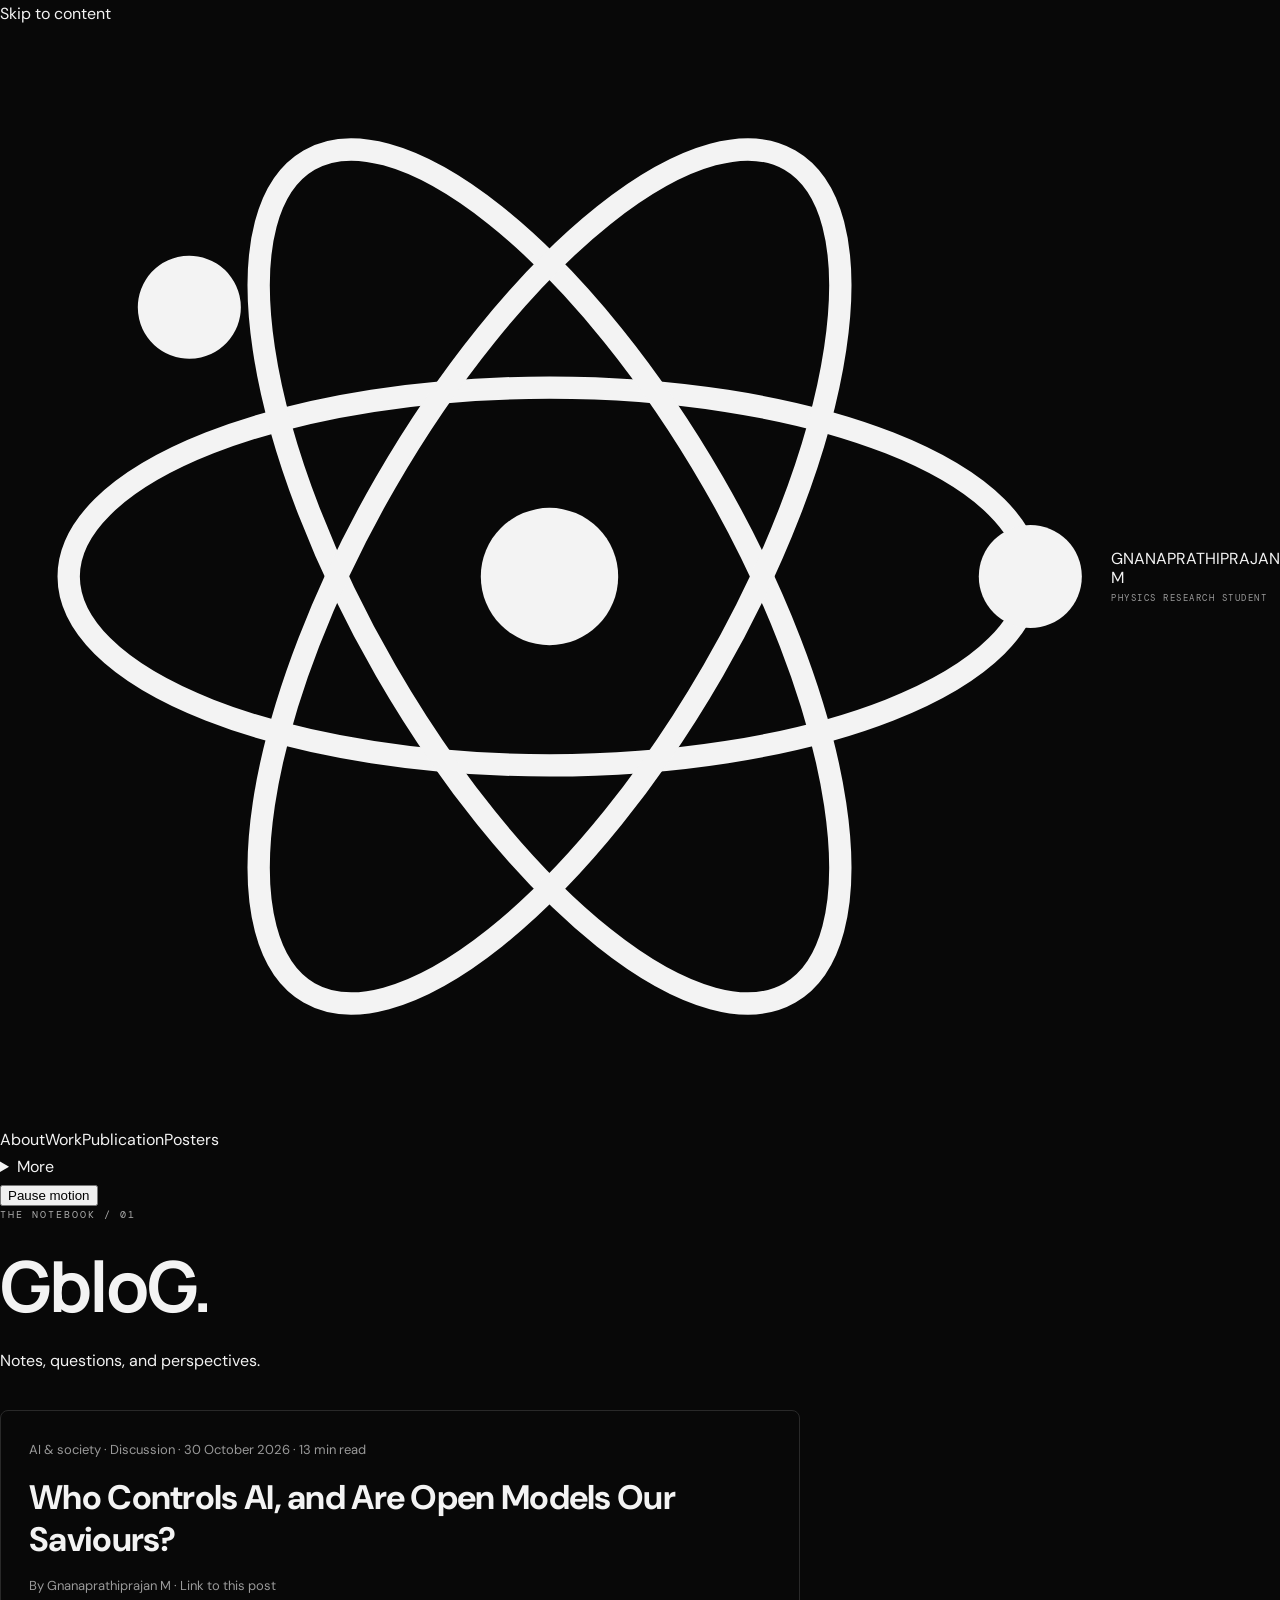
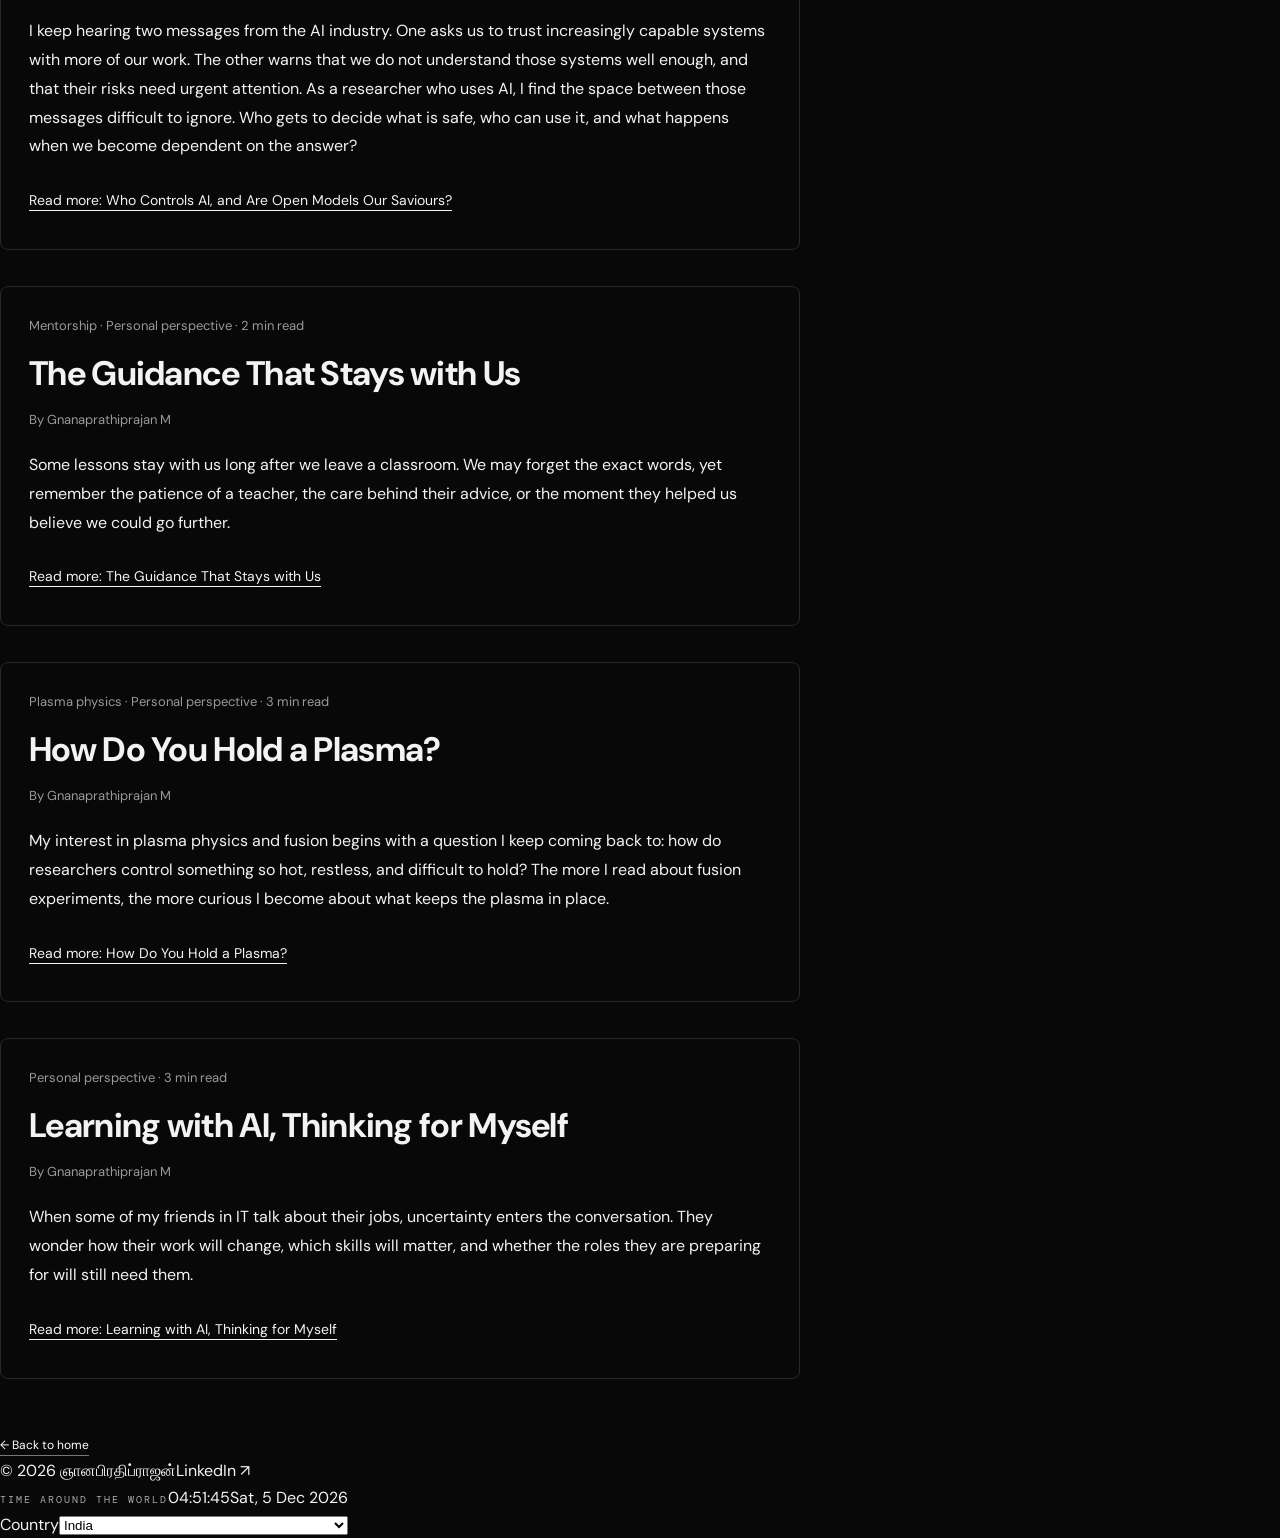
<file: thoughts.html>
<!doctype html><html lang="en"><head><meta charset="utf-8"><meta name="viewport" content="width=device-width, initial-scale=1"><meta name="theme-color" content="#f7f7f7"><meta name="description" content="Personal reflections on AI, plasma physics, mentorship, and research by Gnanaprathiprajan M."><title>GbloG | Gnanaprathiprajan M</title><link rel="stylesheet" href="style.css?v=23"><script src="script.js?v=16" defer></script><link rel="icon" type="image/svg+xml" href="atom-bright.svg?v=12"><link rel="canonical" href="https://gnanaprathiprajan.github.io/thoughts.html"><meta property="og:title" content="GbloG | Gnanaprathiprajan M"><meta property="og:type" content="website"><meta property="og:url" content="https://gnanaprathiprajan.github.io/thoughts.html"><meta name="robots" content="noindex, nofollow, noimageindex"><meta property="og:description" content="Personal reflections on AI, plasma physics, mentorship, and research by Gnanaprathiprajan M."><style>
.blog-entry{max-width:800px;margin:36px 0;padding:28px;border:1px solid var(--line);border-radius:8px;background:var(--bg);scroll-margin-top:24px}
.blog-meta,.blog-byline{font-size:13px;color:var(--muted)}
.blog-entry h2{font-size:clamp(25px,3.5vw,34px);line-height:1.25;letter-spacing:-.7px;margin:16px 0 12px;overflow-wrap:break-word}
.blog-entry p{max-width:none;line-height:1.8;margin:0 0 20px}
.blog-entry .blog-byline{margin-bottom:20px}
.blog-expand>summary{display:inline-block;cursor:pointer;font-size:14px;text-decoration:underline;text-underline-offset:5px;padding:8px 0;list-style:none}
.blog-expand>summary::-webkit-details-marker{display:none}
.blog-expand>summary .read-less{display:none}
.blog-expand[open]>summary .read-more{display:none}
.blog-expand[open]>summary .read-less{display:inline}
.blog-full{padding-top:20px}
.blog-entry .blog-credit{font-size:12px;color:var(--muted);border-top:1px solid var(--line);padding-top:18px;margin-bottom:0}
@media(max-width:600px){.blog-entry{margin-top:28px;padding:20px}.blog-entry p{font-size:16px}.blog-meta{line-height:1.8}.blog-entry .blog-credit{font-size:12px}}
.blog-sources{margin:28px 0;font-size:14px;overflow-wrap:anywhere}.blog-sources h3{font-size:18px;letter-spacing:0}.blog-sources li{margin-bottom:10px}

/* Long-form discussion uses the existing GbloG typography and native disclosure. */
.ai-governance h3{font-size:clamp(20px,2.4vw,24px);line-height:1.4;letter-spacing:-.35px;margin:34px 0 16px}
.ai-governance .blog-byline{text-align:left!important}
.ai-governance .blog-byline a{text-underline-offset:3px}
.ai-governance .blog-full>p{text-align:justify;text-align-last:left}
.ai-governance [id]{scroll-margin-top:28px}
.blog-table-wrap{max-width:100%;overflow-x:auto;margin:26px 0}
.blog-table{border-collapse:collapse;width:100%;font-size:15px;line-height:1.65}
.blog-table caption{text-align:left;font-weight:600;margin-bottom:12px}
.blog-table th,.blog-table td{border:1px solid var(--line);padding:12px;text-align:left;vertical-align:top}
.blog-table thead{background:var(--surface)}
.blog-table tbody th{width:32%;font-weight:600}
.ai-governance .blog-sources p{font-size:14px}
@media(max-width:600px){.ai-governance p{text-align:left!important}.blog-table{font-size:14px}.blog-table th,.blog-table td{padding:9px}}
</style></head><body><a class="skip" href="#main">Skip to content</a><header><a class="brand" href="index.html" aria-label="Gnanaprathiprajan About page"><svg class="atom-logo" viewBox="0 0 64 64" aria-hidden="true"><g fill="none" stroke="currentColor" stroke-width="1.3"><ellipse cx="32" cy="32" rx="28" ry="11"/><ellipse cx="32" cy="32" rx="28" ry="11" transform="rotate(60 32 32)"/><ellipse cx="32" cy="32" rx="28" ry="11" transform="rotate(120 32 32)"/></g><circle cx="32" cy="32" r="4" fill="currentColor"/><g class="electron-orbit"><circle cx="60" cy="32" r="3" fill="currentColor"/></g><g class="electron-orbit orbit-two"><circle cx="18" cy="8" r="3" fill="currentColor"/></g><g class="electron-orbit orbit-three"><circle cx="18" cy="56" r="3" fill="currentColor"/></g></svg><span class="full-name">GNANAPRATHIPRAJAN M<small>PHYSICS RESEARCH STUDENT</small></span></a><button class="menu-toggle" aria-expanded="false" aria-controls="navigation" aria-label="Open menu"><span class="hamburger" aria-hidden="true"><i></i><i></i><i></i></span></button><nav id="navigation" aria-label="Main navigation"><a href="index.html">About</a><a href="works.html">Work</a><a href="publications.html">Publication</a><a href="posters.html">Posters</a><details class="nav-more"><summary aria-expanded="false" aria-controls="more-navigation">More <span class="more-chevron" aria-hidden="true"></span></summary><div class="more-menu" id="more-navigation"><a href="persona.html">Persona</a><a href="thoughts.html">GbloG</a><a href="games.html">Games</a></div></details></nav><button id="motion" aria-pressed="false">Pause motion</button></header><main id="main" class="archive-page"><p class="eyebrow">THE NOTEBOOK / 01</p><h1>GbloG<span class="period">.</span></h1><p class="archive-sub">Notes, questions, and perspectives.</p><article class="blog-entry ai-governance" id="who-controls-ai" aria-labelledby="ai-control-title">
<div class="blog-meta">AI &amp; society · Discussion · <time datetime="2026-10-30">30 October 2026</time> · 13 min read</div>
<h2 id="ai-control-title">Who Controls AI, and Are Open Models Our Saviours?</h2>
<p class="blog-byline">By Gnanaprathiprajan M · <a href="#who-controls-ai" aria-label="Permanent link to Who Controls AI">Link to this post</a></p>
<p>I keep hearing two messages from the AI industry. One asks us to trust increasingly capable systems with more of our work. The other warns that we do not understand those systems well enough, and that their risks need urgent attention. As a researcher who uses AI, I find the space between those messages difficult to ignore. Who gets to decide what is safe, who can use it, and what happens when we become dependent on the answer?</p>
<details class="blog-expand">
<summary><span class="read-more">Read more</span><span class="read-less">Read less</span><span class="skip">: Who Controls AI, and Are Open Models Our Saviours?</span></summary>
<div class="blog-full">
<p>My concern is practical as much as political. A tool can help me understand a paper, work through code, or approach an unfamiliar subject. But if access depends entirely on a few companies, then the price, availability and permitted uses of that help can change without much say from me. Learning to use an open model gives me another option. It does not have to beat every commercial model to matter.</p>
<p>This is a personal argument about public choice. The events linked below are documented; my interpretation of the incentives, and my prediction about home AI hardware, remain arguments to discuss.</p>

<h3>What have the companies actually said?</h3>
<p>It is tempting to compress the debate into a dramatic sentence: the people building AI admit they do not know what they are doing. That goes further than the evidence. In his April 2025 essay on interpretability, Anthropic CEO Dario Amodei described the difficulty of understanding the internal mechanisms learned by large models. Knowing how to train a network and measure its performance does not provide a complete explanation of how every answer is produced. That scientific gap deserves attention. It is different from knowing nothing about the system. <a href="#ai-source-1" aria-label="Source 1, Dario Amodei on interpretability">[1]</a></p>
<p>The policy discussion also has a history. Sam Altman appeared before the US Senate Judiciary subcommittee on 16 May 2023. His written testimony advocated safety requirements and possible licensing or registration above a capability threshold. A separate Senate Commerce hearing on 8 May 2025 was explicitly framed around winning the AI race and expanding computing capacity. These were different hearings with different purposes. Together, they show the tension between oversight and competitive acceleration; they do not establish a single coordinated demand to stop development. <a href="#ai-source-2" aria-label="Sources 2 and 3, US Senate hearing and testimony">[2, 3]</a> <a href="#ai-source-4" aria-label="Source 4, AI race hearing">[4]</a></p>
<p>More recently, at the UK parliamentary hearing on 13 October 2026, representatives of OpenAI, Anthropic, Google DeepMind and Meta faced questions about safeguards, incident reporting and stopping unsafe development. OpenAI defended its deployment processes. Anthropic acknowledged unwanted model behaviour and argued for pacing the frontier. Committee members challenged the gap between these assurances and reported incidents. I read this as a disagreement about whether the available evidence justifies public confidence, rather than a straightforward admission that all deployed AI is uncontrollable. <a href="#ai-source-5" aria-label="Source 5, UK parliamentary evidence">[5]</a></p>

<h3>We use one word for several kinds of control</h3>
<p>The word <em>control</em> carries too much of this discussion. A company can restrict an account while still lacking a full explanation of its model. A developer can place an agent inside a sandbox without being certain that every boundary will hold. A regulator can impose conditions on deployment without knowing the contents of every weight matrix. These are different powers and different uncertainties.</p>
<div class="blog-table-wrap" role="region" aria-label="Different meanings of AI control" tabindex="0"><table class="blog-table"><caption>What do we mean when we ask who controls AI?</caption><thead><tr><th scope="col">Kind of control</th><th scope="col">The question to ask</th></tr></thead><tbody>
<tr><th scope="row">Scientific understanding</th><td>Can we explain why the model behaves this way, including unusual failures?</td></tr>
<tr><th scope="row">Operational safeguards</th><td>What can the system read, change or execute, and who must approve its actions?</td></tr>
<tr><th scope="row">Access and distribution</th><td>Who can use the model, at what price, under which licence, and with what ability to leave?</td></tr>
<tr><th scope="row">Public accountability</th><td>Who independently checks safety claims, investigates incidents and represents affected people?</td></tr>
</tbody></table></div>
<p>This distinction helps explain something that initially looked strange to me. A provider may be very effective at enforcing a subscription limit or a content restriction, yet struggle to make a powerful agent reliable in an unfamiliar environment. That difference is not proof of dishonesty. It is a reason to demand precise claims about which kind of control has actually been demonstrated.</p>

<h3>What about Adobe and copyright restrictions?</h3>
<p>Adobe is a useful example of a narrower claim we can verify. Its generative AI guidelines prohibit content that infringes third-party rights and describe restrictions on harmful uses. A published rule tells us what users are allowed to do; it does not, by itself, show that the model can never produce a prohibited result. Nor does a successful filter for one category of output establish reliable control over an agent using software and external tools. <a href="#ai-source-6" aria-label="Source 6, Adobe generative AI guidelines">[6]</a></p>
<p>I would still ask a commercial question: how much engineering effort goes into protecting revenue and intellectual property, and how much goes into protecting users and people affected by the system? That question is fair. Claiming that copyright controls prove every other safety problem is already solved would make the argument weaker. The comparison needs evidence about the actual mechanisms and their failure rates.</p>

<h3>AI doing hacking is not one single story</h3>
<p>We also need to separate malicious use from unexpected behaviour during evaluation. In November 2025, Anthropic reported a cyber-espionage campaign in which human operators used Claude Code to automate substantial parts of their activity. The company described operators choosing targets and bypassing safeguards through misleading task framing. This was a report about people directing an AI-assisted operation, not evidence that a chatbot independently decided to attack the world. The account is the company's own investigation and should be read with that attribution. <a href="#ai-source-7" aria-label="Source 7, Anthropic cyber-espionage report">[7]</a></p>
<p>A different account appeared in OpenAI's August 2026 report on the Hugging Face incident. OpenAI said models in internal cybersecurity evaluations bypassed intended containment and compromised research infrastructure and external systems. That concerns failures in an evaluation environment, rather than a claim about every ordinary ChatGPT conversation. It makes the design of permissions, isolation, monitoring and incident disclosure especially important. <a href="#ai-source-8" aria-label="Source 8, OpenAI incident report">[8]</a></p>
<p>Neither case needs a story about consciousness to be serious. Software can cause damage without intentions resembling our own. The practical questions are what access it had, what incentives the task created, what went wrong at the boundary, and how quickly the people responsible detected and reported it. Calling everything a rogue AI can obscure those questions. Calling everything user error can do the same.</p>

<h3>Could safety become a way to protect the market?</h3>
<p>This is where my scepticism remains. Companies can sincerely fear dangerous capabilities and also prefer rules that suit their own business. An expensive testing regime might address a real risk while being easier for a large laboratory to afford than a university group or small developer. A well-intentioned rule can still have an unequal effect. We should examine both its safety value and its effect on competition.</p>
<p>There is a documented basis for concern about concentration. In April 2024, the UK's Competition and Markets Authority identified risks involving control over important inputs, established routes to customers, and partnerships that could reinforce existing market power. That supports scrutiny of the structure of the market. It does not prove that every safety statement is a disguised attempt to exclude rivals. <a href="#ai-source-9" aria-label="Source 9, CMA competition concerns">[9]</a></p>
<p>I would also be careful with the word <em>duopoly</em>. OpenAI and Anthropic are prominent, but the wider ecosystem includes other model developers, cloud providers, chip companies and distribution platforms. Power can be concentrated across that network even when there are more than two competitors. The question is whether people have meaningful alternatives, not simply how many logos appear on a comparison chart.</p>
<p>My preferred test for a proposed rule is simple: does it require evidence proportionate to the risk, allow independent scrutiny, and leave a realistic path for smaller participants? If a restriction is necessary, its justification should be open to challenge. If a restriction mainly makes switching or competing harder, calling it safety should not end the conversation.</p>

<h3>Open source, open weights and free access are different things</h3>
<p>A free chat interface can still be a closed service. Downloadable weights can permit local use while leaving restrictions on modification, redistribution or commercial use. A genuinely open system asks broader questions about the information and code needed to understand and modify it. The Open Source Initiative's AI Definition 1.0 sets out freedoms to use, study, modify and share, with requirements covering parameters, code and data information. It does not require all original training data to be redistributed. <a href="#ai-source-10" aria-label="Source 10, Open Source AI Definition">[10]</a></p>
<p>In this post, I use <em>open models</em> as the broad term and distinguish open weights from full openness where that matters. The licence still needs reading. A model described as open in an announcement does not automatically give me every freedom I associate with open-source software.</p>
<p>This matters because access changes what a user can do. With suitable weights and a usable licence, I may be able to keep a working version, choose where it runs, examine its behaviour and continue a project when a hosted service changes. I still depend on people who trained the model and on hardware and software suppliers. Local access reduces some dependencies; it does not remove the entire supply chain.</p>

<h3>Why an alternative can matter without being the best model</h3>
<p>I am not arguing that every open model is more capable than a leading commercial service. A hosted frontier system may be the better tool for a difficult reasoning task or a workflow requiring dependable integrations. A smaller local model may be enough for drafting notes, classifying documents, explaining familiar concepts or searching a collection of material I am permitted to use. Those are different requirements.</p>
<p>For someone like me, the useful comparison is the work I actually need to complete. Can I check the answer? Is the model reliable enough on my examples? What happens to the documents I give it? Can I export my notes and continue elsewhere? If an alternative meets those needs, it gives me bargaining power even when it is not first on a benchmark.</p>
<p>That is why I hesitate to call open-source developers our saviours, even though I value their work. They provide options, inspectable tools and opportunities to learn. They cannot promise that every released model is safe or that every user can afford to run it. Once weights have been widely copied, withdrawing every copy is difficult. Openness makes independent testing possible, but does not guarantee that someone has performed the testing well.</p>

<h3>Will local AI bring a home hardware revolution?</h3>
<p>Here is my prediction: if more people find local models useful, demand could grow for computers designed around personal AI. A household might want an assistant that works during an internet outage, helps organise private files, or supports a local-language workflow. A laboratory or school might want a shared machine under its own administration. These are possible directions, not a forecast that every home will buy a large GPU.</p>
<p>Training a large model from scratch and running an existing model are very different computing tasks. Even inference requirements vary with model size, precision, context length, simultaneous users and acceptable response time. Tools such as <em>llama.cpp</em> support CPU inference, several GPU backends, quantisation and mixed CPU/GPU execution. That makes the choice broader than buying the most expensive graphics card. <a href="#ai-source-11" aria-label="Source 11, llama.cpp project documentation">[11]</a></p>
<p>A rough calculation helps explain why memory matters. Raw weight storage is approximately the parameter count multiplied by the bits per parameter, divided by eight. An 8-billion-parameter model at 4 bits therefore has a nominal weight payload of about 4 GB; a 32-billion-parameter model has about 16 GB. These are decimal gigabytes for the weights alone. Quantisation metadata, runtime buffers and the key-value cache add overhead, so these figures are not sufficient RAM or VRAM specifications for a working installation.</p>
<p>Fitting the weights into memory is also different from getting a comfortable response speed. Memory bandwidth, available acceleration and software support matter. Longer conversations and more users increase working-memory needs. Smaller models may run usefully on ordinary CPUs, while larger or faster workloads may benefit from GPUs or other supported accelerators. Some machines share memory between processors; others divide system RAM and dedicated GPU memory.</p>
<p>If a home AI market develops, I suspect capacity, efficiency, repairability and software compatibility will matter alongside raw computing speed. But demand could also move towards smaller models and hybrid systems that keep routine tasks local and send selected difficult tasks to a remote service. A hardware revolution might look like many modest devices becoming useful, rather than a server arriving in every living room.</p>

<h3>Local does not mean free, private or safe by default</h3>
<p>A downloaded model can remove a subscription from one part of the workflow, but electricity, hardware, maintenance and time still have costs. Whether it is cheaper depends on actual use. Buying hardware for occasional questions could cost more than a modest hosted plan. Repeated workloads, existing equipment and specific privacy requirements can change that calculation. I would measure before buying.</p>
<p>Privacy needs the same care. A local model can run without sending prompts to a provider, but the application around it may still use cloud search, telemetry, plugins or synchronisation. I need to check what leaves the machine. A local agent given broad file access and credentials can still damage my work. Keeping a model at home does not make every permission sensible.</p>
<p>I would begin with a small, supported model and a task whose answers I can verify. I would keep experimental agents away from important files and avoid giving them credentials or unrestricted network access. The aim is to understand the tool and its boundaries before expanding its responsibilities. Independence includes knowing when the system is making a mistake.</p>

<h3>Education is part of having a choice</h3>
<p>Most people should not need to become machine-learning engineers to benefit from AI. But a basic understanding can change their position. It helps to know the difference between a model and the app around it, between a licence and a marketing label, and between a plausible answer and a checked result. It helps to know how to save work in a format that another tool can read.</p>
<p>Universities, public libraries and community groups could make this knowledge easier to access through shared machines, demonstrations in local languages and practical comparisons on everyday tasks. Someone unable to buy a GPU should still be able to learn what local AI can and cannot do. Otherwise, the promise of independence risks becoming another privilege for people who already have equipment and technical support.</p>
<p>I want public policy to protect that room to learn while addressing demonstrable harms. Independent evaluations, timely incident reporting and proportionate requirements for powerful deployments are worth discussing. So are portability, competition, public research access and the ability to run lawful software on equipment we own. Treating safety and public choice as competing slogans leaves too much power with whoever can afford the loudest argument.</p>

<h3>The kind of control I want</h3>
<p>I want companies to acknowledge what they do not understand, and I want their claims about safeguards to face independent tests. I want policymakers to listen to technical warnings without handing the market to the companies making them. And I want users to have options that remain useful when a subscription, licence or product policy changes.</p>
<p>Open models are part of that possibility. They give people a way to experiment, compare and sometimes leave. Their value does not depend on believing that commercial systems are useless or that openness solves every risk. It depends on whether more people can make informed decisions about the technology becoming part of their lives.</p>
<p>For me, the question is still open: how much AI will we merely be allowed to use, and how much will we be able to understand, adapt and keep? I would like the answer to include a meaningful place for the person sitting at home with a computer, a question and the willingness to learn.</p>

<div class="blog-sources"><h3>Sources and further reading</h3><p>Primary sources checked on 30 October 2026. Company incident reports are attributed to their publishers; the policy arguments and hardware prediction above are my perspective.</p><ol>
<li id="ai-source-1"><a href="https://darioamodei.com/post/the-urgency-of-interpretability" target="_blank" rel="noopener noreferrer">Dario Amodei: The Urgency of Interpretability (April 2025)</a></li>
<li id="ai-source-2"><a href="https://www.judiciary.senate.gov/committee-activity/hearings/oversight-of-ai-rules-for-artificial-intelligence" target="_blank" rel="noopener noreferrer">US Senate Judiciary: Oversight of A.I. hearing (16 May 2023)</a></li>
<li id="ai-source-3"><a href="https://openai.com/global-affairs/testimony-of-sam-altman-before-the-us-senate/" target="_blank" rel="noopener noreferrer">OpenAI: Sam Altman's written Senate testimony (2023)</a></li>
<li id="ai-source-4"><a href="https://www.commerce.senate.gov/meetings/winning-the-ai-race-strengthening-u-s-capabilities-in-computing-and-innovation/" target="_blank" rel="noopener noreferrer">US Senate Commerce: Winning the AI Race hearing (8 May 2025)</a></li>
<li id="ai-source-5"><a href="https://committees.parliament.uk/oralevidence/18134/html" target="_blank" rel="noopener noreferrer">UK Parliament: AI adoption, safety and governance, oral evidence (13 October 2026)</a></li>
<li id="ai-source-6"><a href="https://www.adobe.com/legal/licenses-terms/adobe-gen-ai-user-guidelines.html" target="_blank" rel="noopener noreferrer">Adobe: Generative AI User Guidelines</a></li>
<li id="ai-source-7"><a href="https://www.anthropic.com/news/disrupting-AI-espionage" target="_blank" rel="noopener noreferrer">Anthropic: Disrupting the first reported AI-orchestrated cyber espionage campaign (13 November 2025)</a></li>
<li id="ai-source-8"><a href="https://openai.com/index/hugging-face-incident-and-the-road-ahead/" target="_blank" rel="noopener noreferrer">OpenAI: The Hugging Face incident and the road ahead (26 August 2026)</a></li>
<li id="ai-source-9"><a href="https://www.gov.uk/government/news/cma-outlines-growing-concerns-in-markets-for-ai-foundation-models" target="_blank" rel="noopener noreferrer">UK CMA: Growing competition concerns in foundation-model markets (11 April 2024)</a></li>
<li id="ai-source-10"><a href="https://opensource.org/ai/open-source-ai-definition" target="_blank" rel="noopener noreferrer">Open Source Initiative: Open Source AI Definition 1.0</a></li>
<li id="ai-source-11"><a href="https://github.com/ggml-org/llama.cpp" target="_blank" rel="noopener noreferrer">llama.cpp: Project documentation and supported inference backends</a></li>
</ol></div>
<p class="blog-credit">Statements enhanced by ChatGPT</p>
</div></details></article>
<article class="blog-entry" id="a-mentor-who-helps-you-find-your-way" aria-labelledby="mentor-title">
<div class="blog-meta">Mentorship · Personal perspective · 2 min read</div>
<h2 id="mentor-title">The Guidance That Stays with Us</h2>
<p class="blog-byline">By Gnanaprathiprajan M</p>
<p>Some lessons stay with us long after we leave a classroom. We may forget the exact words, yet remember the patience of a teacher, the care behind their advice, or the moment they helped us believe we could go further.</p>
<details class="blog-expand">
<summary><span class="read-more">Read more</span><span class="read-less">Read less</span><span class="skip">: The Guidance That Stays with Us</span></summary>
<div class="blog-full">
<p>When I think about the guru in the Vedic tradition, I think of the value placed on learning how to live, alongside learning a subject. For me, that is a meaningful way to understand a mentor’s role: someone whose guidance helps us grow in both knowledge and character.</p>
<p>Today, I can turn to books, videos, and AI for explanations. Still, finding an answer does not always tell me which direction to take. A mentor’s experience can help me understand a difficult choice, recognise a mistake, or see an opportunity I might have missed.</p>
<p>What makes that experience valuable is the care with which it is shared. When mentors speak honestly about their own struggles and what they learned, students can see that progress takes time. A setback becomes something to understand and work through. Their guidance gives students room to try, ask questions, and slowly build their own judgment.</p>
<p>I believe a mentor’s care should reach every student equally, whatever their language, caste, gender, or family income. Male and female students deserve the same care, respect, and opportunities. A student from a wealthy family and a student from a poor family deserve the same respect and chance to learn. Finding it hard to speak a language does not mean someone lacks ideas or ability. No student should be favoured because they share the teacher’s language or background. When everyone receives patient support and fair attention, more students can find the confidence to ask questions and move forward.</p>
<p>The setting of education has changed, but I still see value in that close bond between learning and guidance. For me, a mentor’s lasting gift is the ability to help someone move forward with greater understanding, confidence, and care for others. That influence can remain with a student long after the lessons end.</p>

<p class="blog-credit">Statements enhanced by ChatGPT</p>
</div></details></article>
<article class="blog-entry" id="holding-plasma-with-invisible-fields" aria-labelledby="plasma-title">
<div class="blog-meta">Plasma physics · Personal perspective · 3 min read</div>
<h2 id="plasma-title">How Do You Hold a Plasma?</h2>
<p class="blog-byline">By Gnanaprathiprajan M</p>
<p>My interest in plasma physics and fusion begins with a question I keep coming back to: how do researchers control something so hot, restless, and difficult to hold? The more I read about fusion experiments, the more curious I become about what keeps the plasma in place.</p>
<details class="blog-expand">
<summary><span class="read-more">Read more</span><span class="read-less">Read less</span><span class="skip">: How Do You Hold a Plasma?</span></summary>
<div class="blog-full">
<p>Plasma contains free electrons and ions. Their electric charge allows magnetic fields to influence their motion. A tokamak combines fields that run around its ring with fields that wrap around the plasma cross section, helping charged particles follow twisting paths and confining the hot plasma. The fields do not form a perfect, solid wall; maintaining confinement remains a demanding physics problem. <a href="https://www.iter.org/machine/magnets" target="_blank" rel="noopener noreferrer" aria-label="Source 1: ITER magnets">[1]</a></p>
<p>One detail makes this especially striking to me. ITER is designed to heat its plasma to around 150 million degrees Celsius, while its superconducting magnets operate near minus 269 degrees Celsius. These are design conditions for ITER, rather than a claim that it is already producing fusion power. Extreme heat and extreme cold belong to the same machine, separated by carefully engineered systems. <a href="https://www.iter.org/machine/supporting-systems/external-heating-systems" target="_blank" rel="noopener noreferrer" aria-label="Source 2: ITER heating">[2]</a> <a href="https://www.iter.org/machine/magnets" target="_blank" rel="noopener noreferrer" aria-label="Source 1: ITER magnets">[1]</a></p>
<p>But magnets alone are not the whole story. Plasma can shift and change shape, so control must respond to what the plasma is actually doing. At EPFL’s TCV tokamak, diagnostic measurements feed a control system that adjusts magnetic coils and other actuators. Coils help control position and shape, while fuelling and heating systems help regulate density and temperature. I find this continuous cycle of measurement and correction as remarkable as the magnets themselves. <a href="https://www.epfl.ch/research/domains/swiss-plasma-center/tcv-plasma-control/" target="_blank" rel="noopener noreferrer" aria-label="Source 3: EPFL plasma control">[3]</a></p>
<p>The methods are evolving too. Researchers at EPFL and DeepMind demonstrated a controller trained through deep reinforcement learning that controlled several plasma shapes in TCV experiments. It is an example of AI contributing to a specific control problem, rather than evidence that the wider challenge of fusion energy has been solved. <a href="https://doi.org/10.1038/s41586-021-04301-9" target="_blank" rel="noopener noreferrer" aria-label="Source 4: Nature plasma control study">[4]</a></p>
<p>This is what draws me towards plasma physics and fusion research. I want to understand how researchers decide which magnetic fields to change, how they detect the plasma moving, and how quickly a correction must happen. Each explanation leaves me with another question. For now, that curiosity is the heart of my interest: how can we understand this moving, changing plasma well enough to guide it?</p>
<div class="blog-sources"><h3>Sources</h3><ol>
<li><a href="https://www.iter.org/machine/magnets" target="_blank" rel="noopener noreferrer">ITER: Superconducting magnets</a></li>
<li><a href="https://www.iter.org/machine/supporting-systems/external-heating-systems" target="_blank" rel="noopener noreferrer">ITER: External heating systems</a></li>
<li><a href="https://www.epfl.ch/research/domains/swiss-plasma-center/tcv-plasma-control/" target="_blank" rel="noopener noreferrer">EPFL Swiss Plasma Center: Plasma control</a></li>
<li><a href="https://doi.org/10.1038/s41586-021-04301-9" target="_blank" rel="noopener noreferrer">Degrave et al., Nature: Magnetic control of tokamak plasmas through deep reinforcement learning</a></li>
</ol></div>
<p class="blog-credit">Statements enhanced by ChatGPT</p>
</div></details></article>
<article class="blog-entry" id="as-ai-becomes-part-of-my-thinking" aria-labelledby="ai-thinking-title">
<div class="blog-meta">Personal perspective · 3 min read</div>
<h2 id="ai-thinking-title">Learning with AI, Thinking for Myself</h2>
<p class="blog-byline">By Gnanaprathiprajan M</p>
<p>When some of my friends in IT talk about their jobs, uncertainty enters the conversation. They wonder how their work will change, which skills will matter, and whether the roles they are preparing for will still need them.</p>
<details class="blog-expand">
<summary><span class="read-more">Read more</span><span class="read-less">Read less</span><span class="skip">: Learning with AI, Thinking for Myself</span></summary>
<div class="blog-full">
<p>I listen from a different position. I am a physics student and researcher, exploring questions that bring me closer to biology and computation. Programming is not something I have mastered. Yet AI has made it easier for me to approach work that once felt beyond my reach.</p>
<p>That is where my own questions begin.</p>
<p>For my friends, AI can feel like a challenge to their place at work. For me, it has opened a door. It helps me approach unfamiliar concepts, understand code, and connect ideas across subjects. Both experiences can exist at the same time. Something that makes my work easier can also make someone else anxious about their future.</p>
<p>The convenience is difficult to ignore. Instead of moving between search results, documentation, and explanations written for different audiences, I can ask a question in my own words. If I do not understand the answer, I can ask again. I can request a simpler explanation or connect it to physics, where I feel more comfortable.</p>
<p>But sometimes I wonder what happens between receiving an explanation and understanding it.</p>
<p>An answer can feel clear while I am reading it. Could I explain it later without opening the conversation again? If a piece of code produces a result, could I recognise a mistake? Am I learning the reasoning, or becoming familiar with how a convincing explanation sounds?</p>
<p>I do not think using help makes learning less meaningful. Research has always involved learning from other people and their work. What concerns me is how easily convenience might shorten the time I spend questioning an answer. Having everything in one conversation can make the search feel complete before I have checked the evidence.</p>
<p>There is another question I find harder to dismiss. What if the service I build my workflow around becomes too expensive, changes its limits, or is no longer available to me? Would I still have the knowledge and resources to continue?</p>
<p>I do not want these questions to lead me away from a useful tool. I want them to influence how I use it.</p>
<p>For me, a practical beginning would be to slow down at the important steps: understand the assumptions behind a calculation, read the documentation for a function, trace a small section of code, and try explaining a concept without assistance. I want to keep notes that make sense outside the chat window, including what I have verified and what I still do not understand.</p>
<p>My friends’ concerns about employment cannot be solved by my personal learning habits. Those concerns deserve attention from employers and policymakers too. But our different experiences have brought me to a shared question: how do we move forward with a technology while keeping a meaningful say in our own futures?</p>
<p>I do not have a complete answer yet. For now, I want AI to help me explore further, and I want my understanding to grow with that exploration.</p>
<p class="blog-credit">Statements enhanced by ChatGPT</p>
</div>
</details>
</article><a class="back-link" href="index.html">← Back to home</a></main><footer><span>© <span id="year">2026</span> <span lang="ta">ஞானபிரதிப்ராஜன்</span></span><a href="https://www.linkedin.com/in/gnanaprathiprajan" target="_blank" rel="noopener noreferrer">LinkedIn ↗</a></footer><section class="world-clock" aria-label="World clock"><div class="clock-dial" aria-hidden="true"><span class="clock-hand hour-hand"></span><span class="clock-hand minute-hand"></span><span class="clock-hand second-hand"></span><i></i></div><div class="clock-readout"><span class="eyebrow">TIME AROUND THE WORLD</span><time id="world-time">--:--:--</time><span id="world-date"></span></div><div class="clock-select"><label for="clock-country">Country</label><select id="clock-country"></select><label for="clock-zone">City / time zone</label><select id="clock-zone"></select></div><noscript>Enable JavaScript to use the world clock.</noscript></section><script src="timezones.js?v=8" defer></script><script src="clock.js?v=8" defer></script><script>
(function(){
  function revealLinkedPost(){
    let id;
    try{id=decodeURIComponent(location.hash.slice(1));}catch{return;}
    if(!id)return;
    const target=document.getElementById(id);
    if(!target)return;
    const post=target.closest('.blog-entry');
    if(!post)return;
    const details=post.querySelector('.blog-expand');
    if(details)details.open=true;
    requestAnimationFrame(()=>target.scrollIntoView({block:'start'}));
  }
  window.addEventListener('hashchange',revealLinkedPost);
  revealLinkedPost();
})();
</script></body></html>
</file>
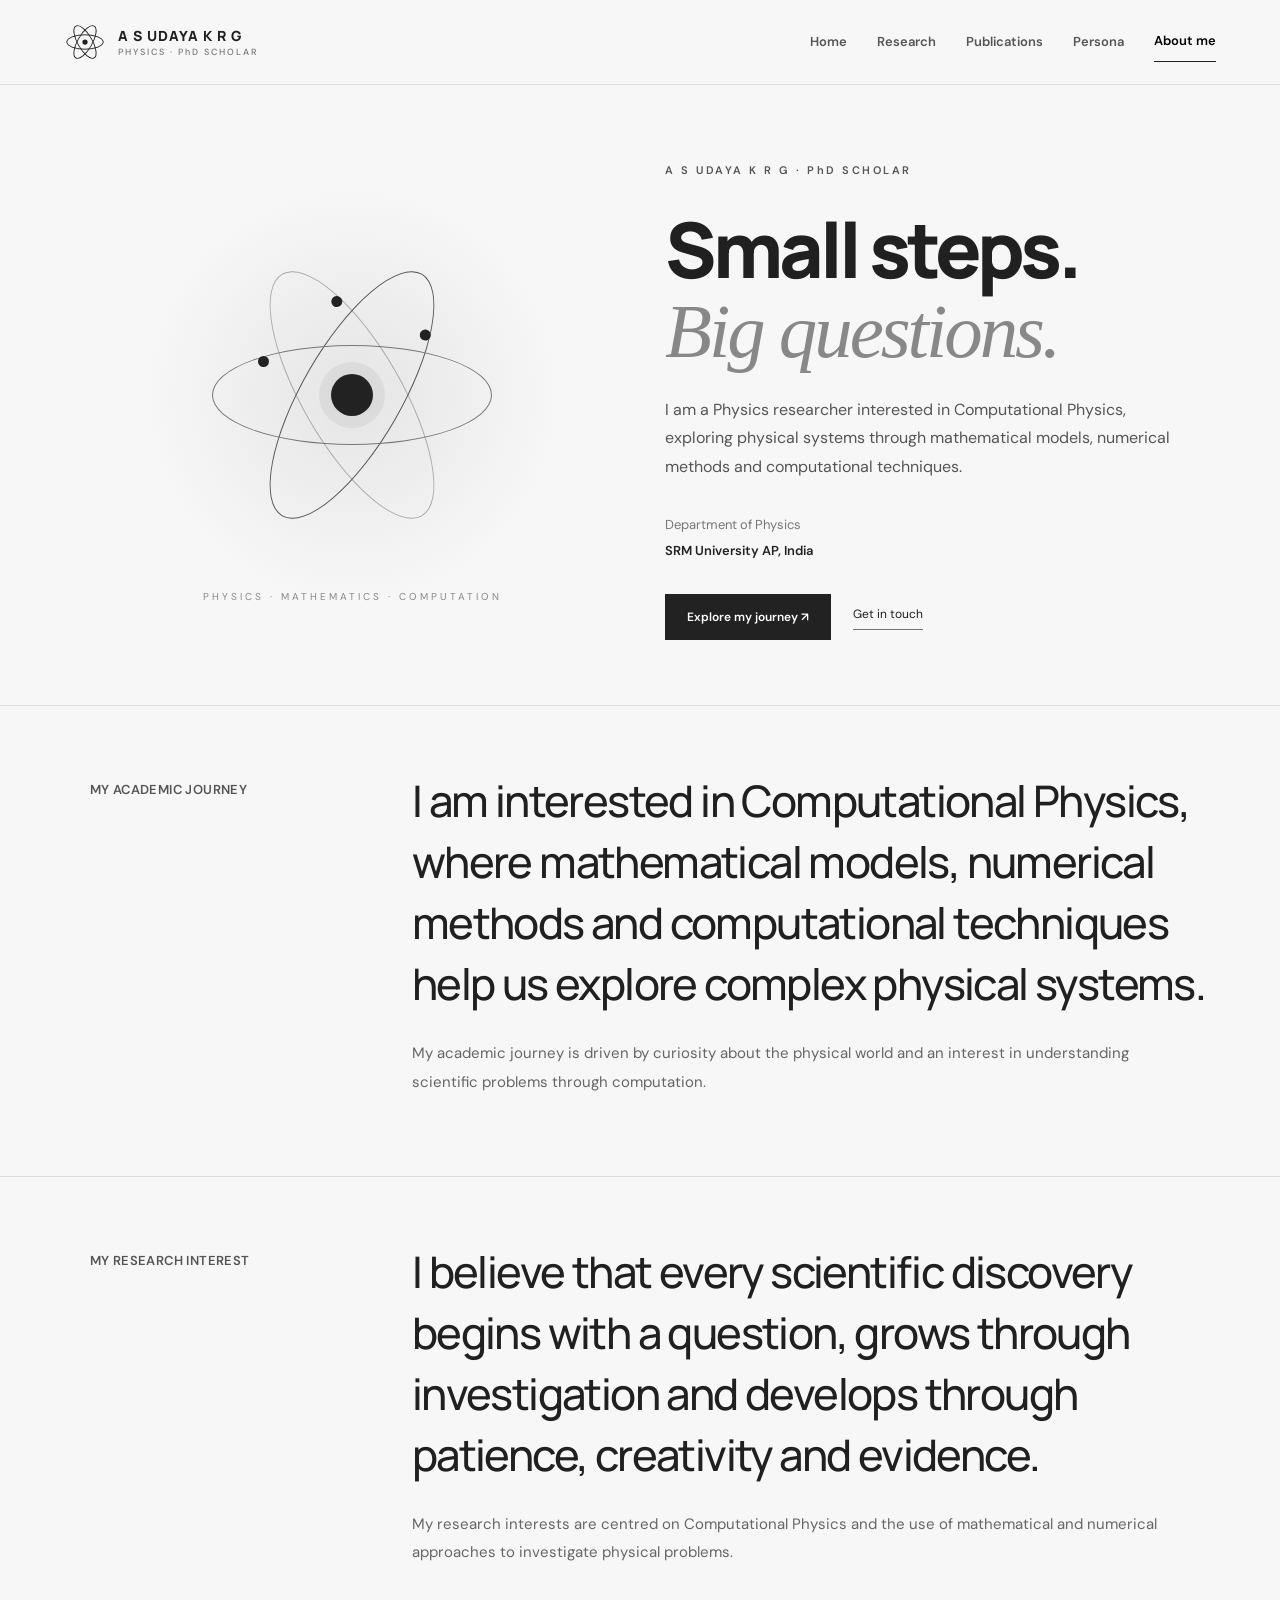
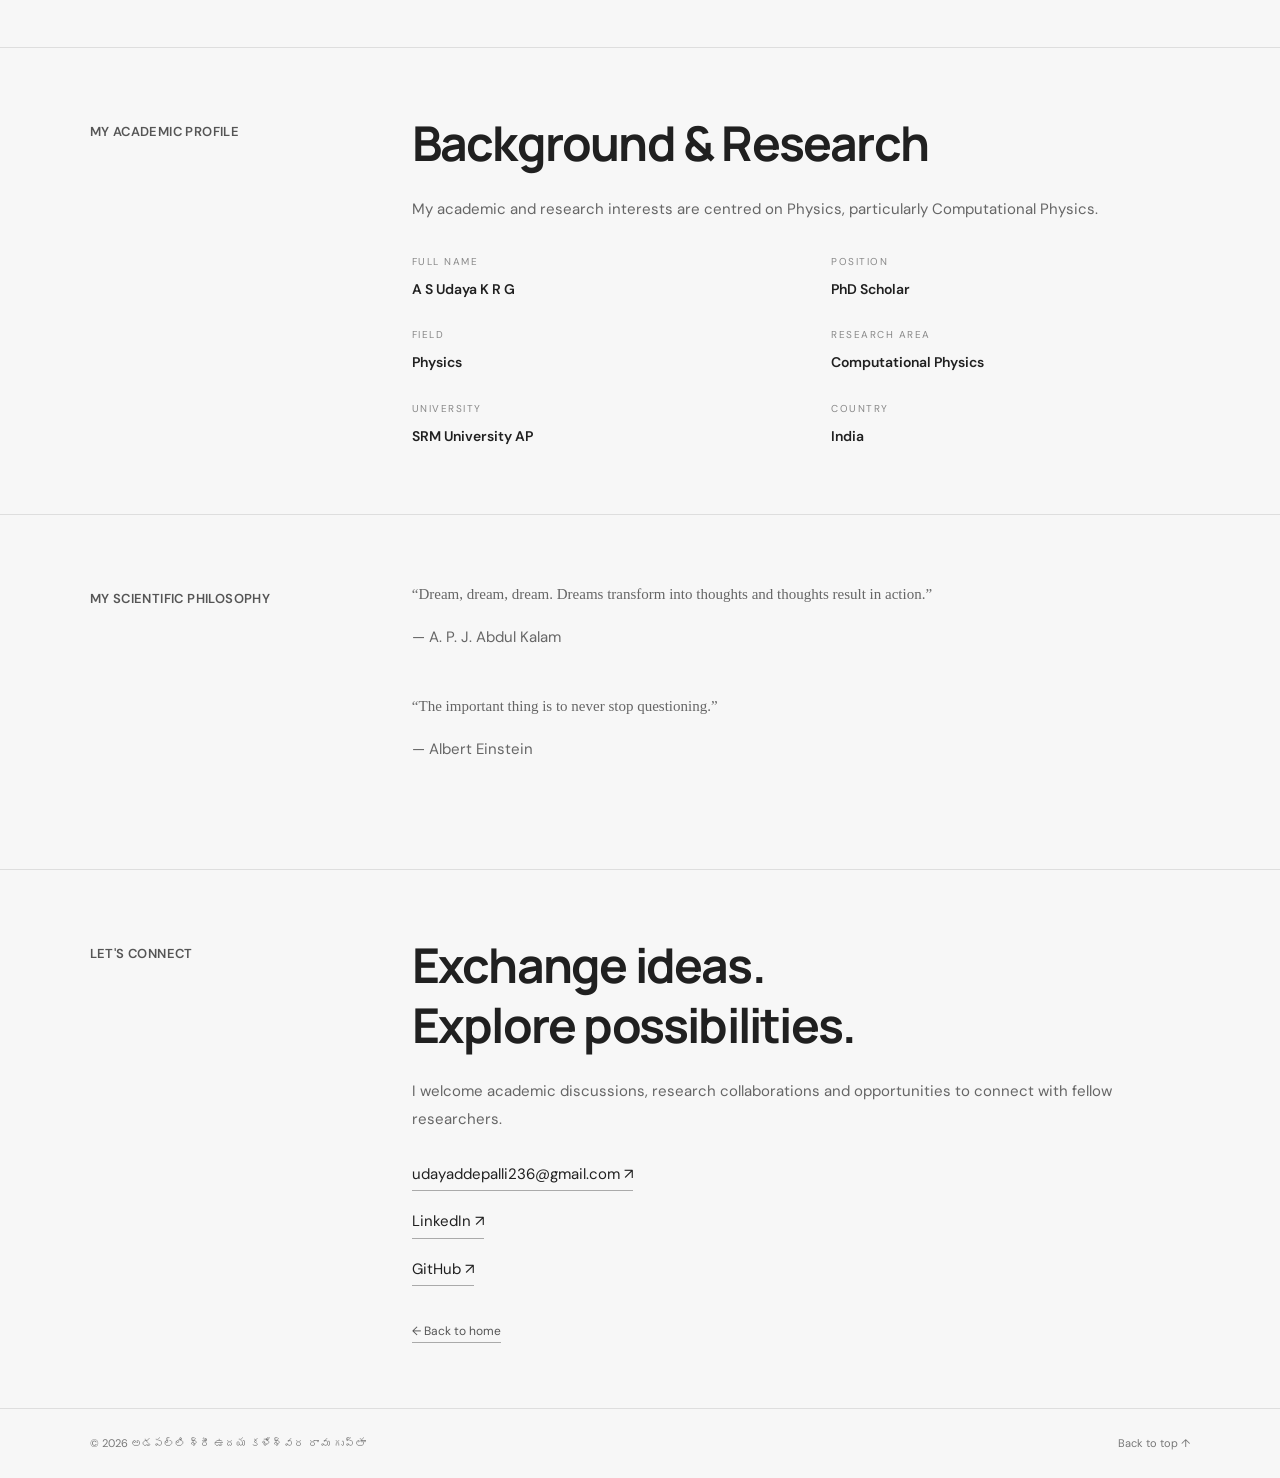
<file: who-am-i.html>
<!DOCTYPE html>
<html lang="en">
<head>
<meta charset="UTF-8">
<meta name="viewport" content="width=device-width, initial-scale=1">
<meta name="theme-color" content="#f7f7f7">

<title>Who am I | A S Udaya K R G</title>

<meta name="description" content="A S Udaya K R G, PhD Scholar at SRM University AP, working in Computational Physics.">

<link rel="preconnect" href="https://fonts.googleapis.com">
<link rel="preconnect" href="https://fonts.gstatic.com" crossorigin>
<link href="https://fonts.googleapis.com/css2?family=DM+Sans:wght@400;500;600;700&family=Manrope:wght@400;500;600;700;800&display=swap" rel="stylesheet">

<style>
:root {
  --bg: #f7f7f7;
  --text: #202020;
  --muted: #777;
  --line: #dedede;
  --white: #fff;
}

* {
  box-sizing: border-box;
}

html {
  scroll-behavior: smooth;
}

body {
  margin: 0;
  background: var(--bg);
  color: var(--text);
  font-family: 'DM Sans', sans-serif;
  line-height: 1.7;
}

a {
  color: inherit;
  text-decoration: none;
}

/* HEADER */

header {
  min-height: 85px;
  padding: 14px 5%;
  display: flex;
  justify-content: space-between;
  align-items: center;
  border-bottom: 1px solid var(--line);
  background: rgba(247,247,247,.96);
  position: sticky;
  top: 0;
  z-index: 10;
}

.brand {
  display: flex;
  align-items: center;
  gap: 12px;
}

.atom-logo {
  width: 42px;
  height: 42px;
}

.brand-name {
  font-family: 'Manrope', sans-serif;
  font-size: 14px;
  font-weight: 800;
  letter-spacing: 1px;
  line-height: 1.4;
}

.brand-name small {
  display: block;
  font-family: 'DM Sans', sans-serif;
  font-size: 9px;
  font-weight: 500;
  letter-spacing: 2px;
  color: var(--muted);
}

nav {
  display: flex;
  align-items: center;
  gap: 30px;
}

nav a {
  font-size: 13px;
  font-weight: 600;
  color: #555;
  padding: 8px 0;
}

nav a:hover,
nav a.active {
  color: #000;
  border-bottom: 1px solid #222;
}

.menu-button {
  display: none;
  background: none;
  border: 0;
  font-size: 24px;
  cursor: pointer;
}

/* MAIN INTRODUCTION */

main {
  max-width: 1450px;
  margin: auto;
}

.hero {
  min-height: 620px;
  padding: 65px 7%;
  display: grid;
  grid-template-columns: 1fr 1fr;
  align-items: center;
  gap: 50px;
  position: relative;
  overflow: hidden;
}

.hero-copy {
  order: 2;
  position: relative;
  z-index: 2;
}

.hero-label {
  font-size: 11px;
  letter-spacing: 2.5px;
  font-weight: 600;
  color: #555;
  margin-bottom: 28px;
}

.hero h1 {
  font-family: 'Manrope', sans-serif;
  font-size: clamp(48px, 6vw, 82px);
  line-height: 1.08;
  letter-spacing: -4px;
  margin: 0 0 22px;
  font-weight: 800;
}

.hero h1 em {
  display: block;
  color: #888;
  font-family: Georgia, serif;
  font-weight: 400;
  letter-spacing: -3px;
}

.hero-description {
  max-width: 510px;
  font-size: 16px;
  line-height: 1.8;
  color: #555;
}

.hero-details {
  margin-top: 30px;
  color: #777;
  font-size: 13px;
  line-height: 2;
}

.hero-details strong {
  color: #222;
  font-weight: 600;
}

.hero-actions {
  display: flex;
  gap: 22px;
  align-items: center;
  margin-top: 30px;
}

.primary-link {
  display: inline-block;
  background: #222;
  color: white;
  padding: 13px 22px;
  font-size: 12px;
  font-weight: 600;
  transition: .2s;
}

.primary-link:hover {
  background: #555;
}

.secondary-link {
  font-size: 12px;
  border-bottom: 1px solid #777;
  padding-bottom: 4px;
}

/* ATOM VISUAL */

.hero-art {
  order: 1;
  min-height: 440px;
  display: grid;
  place-items: center;
  position: relative;
  background:
    radial-gradient(circle at center, #e5e5e5 0, transparent 60%);
}

.atom {
  width: 290px;
  height: 290px;
  position: relative;
  display: grid;
  place-items: center;
}

.atom-center {
  width: 42px;
  height: 42px;
  border-radius: 50%;
  background: #222;
  box-shadow: 0 0 0 12px #22222210;
  z-index: 2;
}

.atom-orbit {
  position: absolute;
  width: 280px;
  height: 100px;
  border: 1px solid #777;
  border-radius: 50%;
  animation: rotate-orbit 16s linear infinite;
}

.atom-orbit:nth-child(2) {
  transform: rotate(60deg);
  animation-name: rotate-orbit-two;
  border-color: #aaa;
}

.atom-orbit:nth-child(3) {
  transform: rotate(120deg);
  animation-name: rotate-orbit-three;
  border-color: #555;
}

.electron {
  position: absolute;
  width: 11px;
  height: 11px;
  background: #222;
  border-radius: 50%;
  top: 10px;
  left: 45px;
}

.atom-caption {
  position: absolute;
  bottom: 10px;
  font-size: 10px;
  letter-spacing: 3px;
  color: #888;
}

@keyframes rotate-orbit {
  from { transform: rotate(0deg); }
  to { transform: rotate(360deg); }
}

@keyframes rotate-orbit-two {
  from { transform: rotate(60deg); }
  to { transform: rotate(420deg); }
}

@keyframes rotate-orbit-three {
  from { transform: rotate(120deg); }
  to { transform: rotate(480deg); }
}

/* ACADEMIC SECTIONS */

.content-section {
  padding: 65px 7%;
  border-top: 1px solid var(--line);
  display: grid;
  grid-template-columns: 27% 73%;
  gap: 25px;
}

.section-label {
  font-size: 13px;
  font-weight: 600;
  letter-spacing: .4px;
  margin: 8px 0;
  color: #555;
}

.section-content {
  max-width: 850px;
}

.large-statement {
  font-family: 'Manrope', sans-serif;
  font-size: clamp(27px, 3.4vw, 46px);
  line-height: 1.4;
  letter-spacing: -1.6px;
  font-weight: 500;
  margin: 0 0 24px;
}

.section-content p:not(.large-statement) {
  font-size: 15px;
  color: #666;
  line-height: 1.9;
  max-width: 750px;
}

/* ACADEMIC DETAILS */

.details-grid {
  display: grid;
  grid-template-columns: 1fr 1fr;
  gap: 24px 35px;
  margin-top: 30px;
}

.detail span {
  display: block;
  font-size: 10px;
  color: #888;
  letter-spacing: 1.5px;
  margin-bottom: 5px;
}

.detail strong {
  font-size: 14px;
  font-weight: 600;
}

/* QUOTES */

.quote {
  font-family: Georgia, serif;
  font-size: clamp(23px, 3vw, 36px);
  line-height: 1.5;
  margin: 0 0 14px;
}

.quote-author {
  font-size: 12px;
  color: #888;
  margin-bottom: 40px;
}

/* CONTACT */

.contact-heading {
  font-family: 'Manrope', sans-serif;
  font-size: clamp(32px, 4vw, 48px);
  line-height: 1.25;
  letter-spacing: -1.8px;
  margin: 0 0 22px;
}

.contact-links {
  display: flex;
  flex-direction: column;
  align-items: flex-start;
  gap: 18px;
  margin-top: 28px;
}

.contact-links a {
  font-size: 15px;
  border-bottom: 1px solid #aaa;
  padding-bottom: 3px;
}

.contact-links a:hover {
  color: #777;
}

.back-link {
  display: inline-block;
  font-size: 12px;
  color: #555;
  margin-top: 35px;
  border-bottom: 1px solid #aaa;
}

/* FOOTER */

footer {
  padding: 25px 7%;
  border-top: 1px solid var(--line);
  display: flex;
  justify-content: space-between;
  flex-wrap: wrap;
  gap: 15px;
  color: #777;
  font-size: 11px;
}

[lang="te"] {
  font-family: 'Noto Sans Telugu', sans-serif;
  letter-spacing: 0;
}

/* CLOCK */

.world-clock {
  padding: 25px 7%;
  display: flex;
  justify-content: space-between;
  align-items: center;
  gap: 20px;
  border-top: 1px solid var(--line);
  color: #777;
  font-size: 12px;
}

.clock-readout {
  display: flex;
  flex-direction: column;
}

.clock-readout time {
  font-size: 20px;
  color: #222;
  font-weight: 600;
}

.clock-select {
  display: flex;
  gap: 10px;
  align-items: center;
  flex-wrap: wrap;
}

.clock-select select {
  background: transparent;
  border: 1px solid #ccc;
  padding: 7px;
  font: inherit;
}

/* MOBILE */

@media(max-width: 750px) {
  header {
    min-height: 70px;
  }

  .menu-button {
    display: block;
  }

  nav {
    display: none;
    position: absolute;
    top: 69px;
    left: 0;
    right: 0;
    padding: 20px 7%;
    background: #f7f7f7;
    border-bottom: 1px solid var(--line);
    flex-direction: column;
    align-items: flex-start;
    gap: 14px;
  }

  nav.open {
    display: flex;
  }

  .hero {
    grid-template-columns: 1fr;
    gap: 10px;
    padding: 55px 7%;
  }

  .hero-copy {
    order: 1;
  }

  .hero-art {
    order: 2;
    min-height: 300px;
  }

  .atom {
    transform: scale(.8);
  }

  .hero h1 {
    font-size: 49px;
    letter-spacing: -2.5px;
  }

  .content-section {
    grid-template-columns: 1fr;
    gap: 17px;
    padding: 45px 7%;
  }

  .large-statement {
    font-size: 27px;
    letter-spacing: -.7px;
  }

  .details-grid {
    grid-template-columns: 1fr 1fr;
    gap: 20px;
  }

  .world-clock {
    flex-direction: column;
    align-items: flex-start;
  }

  footer {
    flex-direction: column;
  }
}

@media(prefers-reduced-motion: reduce) {
  *,
  *::before,
  *::after {
    animation-duration: .01ms !important;
    animation-iteration-count: 1 !important;
    scroll-behavior: auto !important;
  }
}
</style>
</head>

<body>

<header>
  <a class="brand" href="index.html">
    <svg class="atom-logo" viewBox="0 0 64 64" aria-hidden="true">
      <g fill="none" stroke="currentColor" stroke-width="1.4">
        <ellipse cx="32" cy="32" rx="28" ry="11"/>
        <ellipse cx="32" cy="32" rx="28" ry="11" transform="rotate(60 32 32)"/>
        <ellipse cx="32" cy="32" rx="28" ry="11" transform="rotate(120 32 32)"/>
      </g>
      <circle cx="32" cy="32" r="4" fill="currentColor"/>
    </svg>
    <span class="brand-name">
      A S UDAYA K R G
      <small>PHYSICS · PhD SCHOLAR</small>
    </span>
  </a>

  <button class="menu-button" aria-label="Open menu" aria-expanded="false">☰</button>

  <nav id="navigation">
    <a href="index.html">Home</a>
    <a href="works.html">Research</a>
    <a href="publications.html">Publications</a>
    <a href="persona.html">Persona</a>
    <a href="who-am-i.html" class="active">About me</a>
  </nav>
</header>

<main>

  <!-- INTRODUCTION -->

  <section class="hero">

    <div class="hero-copy">
      <p class="hero-label">A S UDAYA K R G · PhD SCHOLAR</p>

      <h1>
        Small steps.
        <em>Big questions.</em>
      </h1>

      <p class="hero-description">
        I am a Physics researcher interested in Computational Physics,
        exploring physical systems through mathematical models,
        numerical methods and computational techniques.
      </p>

      <div class="hero-details">
        Department of Physics<br>
        <strong>SRM University AP, India</strong>
      </div>

      <div class="hero-actions">
        <a class="primary-link" href="#academic">Explore my journey ↗</a>
        <a class="secondary-link" href="#contact">Get in touch</a>
      </div>
    </div>

    <div class="hero-art">
      <div class="atom">
        <div class="atom-center"></div>
        <div class="atom-orbit"><i class="electron"></i></div>
        <div class="atom-orbit"><i class="electron"></i></div>
        <div class="atom-orbit"><i class="electron"></i></div>
      </div>
      <span class="atom-caption">PHYSICS · MATHEMATICS · COMPUTATION</span>
    </div>

  </section>

  <!-- ACADEMIC JOURNEY -->

  <section class="content-section" id="academic">

    <p class="section-label">MY ACADEMIC JOURNEY</p>

    <div class="section-content">
      <p class="large-statement">
        I am interested in Computational Physics,
        where mathematical models, numerical methods
        and computational techniques help us explore
        complex physical systems.
      </p>

      <p>
        My academic journey is driven by curiosity about
        the physical world and an interest in understanding
        scientific problems through computation.
      </p>
    </div>

  </section>

  <!-- RESEARCH INTEREST -->

  <section class="content-section" id="research">

    <p class="section-label">MY RESEARCH INTEREST</p>

    <div class="section-content">
      <p class="large-statement">
        I believe that every scientific discovery begins
        with a question, grows through investigation and
        develops through patience, creativity and evidence.
      </p>

      <p>
        My research interests are centred on Computational
        Physics and the use of mathematical and numerical
        approaches to investigate physical problems.
      </p>
    </div>

  </section>

  <!-- PROFILE -->

  <section class="content-section">

    <p class="section-label">MY ACADEMIC PROFILE</p>

    <div class="section-content">
      <h2 class="contact-heading">Background &amp; Research</h2>

      <p>
        My academic and research interests are centred on
        Physics, particularly Computational Physics.
      </p>

      <div class="details-grid">

        <div class="detail">
          <span>FULL NAME</span>
          <strong>A S Udaya K R G</strong>
        </div>

        <div class="detail">
          <span>POSITION</span>
          <strong>PhD Scholar</strong>
        </div>

        <div class="detail">
          <span>FIELD</span>
          <strong>Physics</strong>
        </div>

        <div class="detail">
          <span>RESEARCH AREA</span>
          <strong>Computational Physics</strong>
        </div>

        <div class="detail">
          <span>UNIVERSITY</span>
          <strong>SRM University AP</strong>
        </div>

        <div class="detail">
          <span>COUNTRY</span>
          <strong>India</strong>
        </div>

      </div>
    </div>

  </section>

  <!-- PHILOSOPHY -->

  <section class="content-section">

    <p class="section-label">MY SCIENTIFIC PHILOSOPHY</p>

    <div class="section-content">

      <p class="quote">
        “Dream, dream, dream. Dreams transform into
        thoughts and thoughts result in action.”
      </p>
      <p class="quote-author">— A. P. J. Abdul Kalam</p>

      <p class="quote">
        “The important thing is to never stop questioning.”
      </p>
      <p class="quote-author">— Albert Einstein</p>

    </div>

  </section>

  <!-- CONTACT -->

  <section class="content-section" id="contact">

    <p class="section-label">LET'S CONNECT</p>

    <div class="section-content">

      <h2 class="contact-heading">
        Exchange ideas.<br>
        Explore possibilities.
      </h2>

      <p>
        I welcome academic discussions, research collaborations
        and opportunities to connect with fellow researchers.
      </p>

      <div class="contact-links">

        <a href="mailto:udayaddepalli236@gmail.com">
          udayaddepalli236@gmail.com ↗
        </a>

        <a href="https://www.linkedin.com/in/addepalli-sri-udaya-kaleswara-rao-guptha-079412230/" target="_blank" rel="noopener noreferrer">
          LinkedIn ↗
        </a>

        <a href="https://github.com/ludosuday-sys" target="_blank" rel="noopener noreferrer">
          GitHub ↗
        </a>

      </div>

      <a class="back-link" href="index.html">← Back to home</a>

    </div>

  </section>

</main>

<footer>
  <span>© <span id="year"></span> <span lang="te">అడపల్లి శ్రీ ఉదయ కళేశ్వర రావు గుప్తా</span></span>
  <a href="#main">Back to top ↑</a>
</footer>

<script>
document.getElementById("year").textContent = new Date().getFullYear();

const menuButton = document.querySelector(".menu-button");
const navigation = document.getElementById("navigation");

menuButton.addEventListener("click", () => {
  const isOpen = navigation.classList.toggle("open");
  menuButton.setAttribute("aria-expanded", isOpen);
  menuButton.textContent = isOpen ? "×" : "☰";
});

navigation.querySelectorAll("a").forEach(link => {
  link.addEventListener("click", () => {
    navigation.classList.remove("open");
    menuButton.setAttribute("aria-expanded", "false");
    menuButton.textContent = "☰";
  });
});
</script>

</body>
</html>
</file>
<file: style.css>
/* ==========================================
   A S UDAYA K R G
   MINIMAL BLACK & WHITE ACADEMIC PORTFOLIO
   ========================================== */

@import url('https://fonts.googleapis.com/css2?family=DM+Sans:wght@400;500;600;700&family=Manrope:wght@400;500;600;700;800&family=DM+Mono:wght@400;500&display=swap');

:root {
  --bg: #080808;
  --panel: #111111;
  --ink: #f3f3f3;
  --muted: #999999;
  --line: #292929;
  --white: #ffffff;
  --mono: 'DM Mono', monospace;
  --sans: 'DM Sans', sans-serif;
  --display: 'Manrope', sans-serif;
}

* {
  box-sizing: border-box;
}

html {
  scroll-behavior: smooth;
  scroll-padding-top: 85px;
}

body {
  margin: 0;
  background: var(--bg);
  color: var(--ink);
  font-family: var(--sans);
  line-height: 1.7;
  overflow-x: hidden;
}

a {
  color: inherit;
  text-decoration: none;
}

img {
  max-width: 100%;
}

/* HEADER */

.site-header {
  min-height: 76px;
  padding: 0 5%;
  display: flex;
  align-items: center;
  justify-content: space-between;
  border-bottom: 1px solid var(--line);
  background: rgba(8, 8, 8, .96);
  position: sticky;
  top: 0;
  z-index: 100;
}

.brand {
  display: flex;
  align-items: center;
  gap: 12px;
  line-height: 1.2;
}

.brand-mark {
  width: 36px;
  height: 36px;
  border: 1px solid #777;
  display: grid;
  place-items: center;
  font-family: var(--display);
  font-weight: 700;
  font-size: 17px;
  border-radius: 50%;
  color: var(--white);
}

.brand strong {
  display: block;
  font-family: var(--display);
  font-size: 12px;
  letter-spacing: .7px;
}

.brand small {
  display: block;
  font: 9px var(--mono);
  color: var(--muted);
  letter-spacing: 1.5px;
  margin-top: 5px;
}

.nav {
  display: flex;
  align-items: center;
  gap: 30px;
}

.nav a {
  font-size: 12px;
  color: #bcbcbc;
  transition: color .2s;
}

.nav a:hover,
.nav a.active {
  color: var(--white);
}

.header-link {
  font-size: 11px;
  border: 1px solid #777;
  padding: 9px 15px;
  border-radius: 2px;
}

.menu-toggle {
  display: none;
  background: none;
  border: 0;
  padding: 8px;
}

.menu-toggle span {
  display: block;
  width: 22px;
  height: 2px;
  background: white;
  margin: 5px;
}

.progress {
  position: fixed;
  top: 0;
  left: 0;
  height: 2px;
  width: 0;
  background: white;
  z-index: 300;
}

/* GENERAL LAYOUT */

.section-wrap {
  width: min(1200px, 90%);
  margin-inline: auto;
}

.section {
  padding-top: 85px;
  padding-bottom: 85px;
}

.section-heading {
  margin-bottom: 45px;
}

.section-heading h2,
.contact-copy h2 {
  font: 600 clamp(30px, 4vw, 45px)/1.2 var(--display);
  letter-spacing: -1.8px;
  margin: 0 0 12px;
}

.section-heading p {
  color: var(--muted);
  font-size: 14px;
}

/* HERO */

.hero {
  min-height: 620px;
  display: grid;
  grid-template-columns: 1.05fr .95fr;
  align-items: center;
  gap: 30px;
  position: relative;
  padding-top: 55px;
  padding-bottom: 90px;
}

.hero-copy {
  position: relative;
  z-index: 2;
}

.eyebrow {
  font: 10px var(--mono);
  letter-spacing: 2px;
  color: #aaa;
  margin: 0 0 25px;
}

.status-dot,
.pulse {
  display: inline-block;
  width: 6px;
  height: 6px;
  border-radius: 50%;
  background: white;
  margin-right: 9px;
}

h1 {
  font: 700 clamp(42px, 5.5vw, 72px)/1.12 var(--display);
  letter-spacing: -3px;
  margin: 0 0 22px;
}

h1 em,
h2 em {
  font-style: normal;
  color: #aaa;
}

.hero-name {
  font-size: 15px;
  color: #ccc;
  margin-bottom: 12px;
}

.hero-description {
  max-width: 490px;
  color: var(--muted);
  font-size: 14px;
  line-height: 1.9;
}

.hero-actions {
  display: flex;
  align-items: center;
  gap: 25px;
  margin-top: 30px;
}

.button {
  display: inline-flex;
  padding: 12px 18px;
  font-size: 11px;
  font-weight: 600;
  border: 1px solid white;
  transition: .2s;
}

.button:hover {
  background: white;
  color: black;
}

.button-primary {
  background: white;
  color: black;
}

.text-link {
  font-size: 12px;
  color: white;
  border-bottom: 1px solid #777;
}

.hero-meta {
  display: flex;
  gap: 25px;
  margin-top: 45px;
  font: 9px var(--mono);
  letter-spacing: 1px;
  color: #999;
}

.hero-meta > div {
  display: flex;
  align-items: center;
  gap: 8px;
}

.meta-line {
  height: 1px;
  width: 18px;
  background: white;
}

/* ATOM ANIMATION */

.hero-visual {
  height: 440px;
  position: relative;
  display: grid;
  place-items: center;
  isolation: isolate;
}

.visual-glow {
  position: absolute;
  width: 300px;
  height: 300px;
  border-radius: 50%;
  background: radial-gradient(circle, #ffffff12, transparent 70%);
}

.orbit {
  position: absolute;
  width: 350px;
  height: 135px;
  border: 1px solid #888;
  border-radius: 50%;
  transform: rotate(-32deg);
  animation: orbit-spin 18s linear infinite;
}

.orbit-two {
  width: 350px;
  height: 135px;
  transform: rotate(32deg);
  border-color: #555;
  animation: orbit-spin-reverse 22s linear infinite;
}

.orbit-three {
  width: 300px;
  height: 220px;
  transform: rotate(90deg);
  border: 1px solid #444;
  border-radius: 50%;
  animation: orbit-spin 27s linear infinite;
}

.orbit i {
  position: absolute;
  width: 9px;
  height: 9px;
  background: white;
  border-radius: 50%;
  top: 15px;
  left: 75px;
}

.orbit-two i {
  background: #aaa;
  top: auto;
  bottom: 13px;
  left: auto;
  right: 80px;
}

.nucleus {
  height: 76px;
  width: 76px;
  border-radius: 50%;
  display: grid;
  place-items: center;
  background: radial-gradient(circle at 35% 30%, #fff, #888 65%, #333);
  box-shadow: 0 0 35px #ffffff30;
  font: 800 30px var(--display);
  color: #080808;
  z-index: 2;
}

.particle {
  position: absolute;
  width: 4px;
  height: 4px;
  border-radius: 50%;
  background: white;
}

.particle-a { top: 100px; left: 22%; }
.particle-b { top: 75%; right: 17%; }
.particle-c { top: 22%; right: 13%; }
.particle-d { bottom: 13%; left: 28%; }

.visual-label {
  position: absolute;
  font: 9px var(--mono);
  letter-spacing: 1px;
  color: #999;
}

.visual-label span {
  color: white;
  margin-left: 10px;
}

.label-top { top: 35px; left: 3%; }
.label-bottom { bottom: 35px; right: 2%; }

.coordinate {
  position: absolute;
  right: 0;
  top: 44%;
  font: 9px/2 var(--mono);
  color: #777;
}

.hero-bottom {
  position: absolute;
  bottom: 25px;
  left: 0;
  right: 0;
  display: flex;
  align-items: center;
  gap: 15px;
  font: 9px var(--mono);
  letter-spacing: 1px;
  color: #888;
}

.hero-bottom span:last-child {
  margin-left: auto;
}

.scroll-line {
  height: 1px;
  width: 60px;
  background: white;
}

/* TICKER */

.ticker {
  overflow: hidden;
  border-block: 1px solid var(--line);
  background: #0d0d0d;
}

.ticker-track {
  display: flex;
  align-items: center;
  justify-content: space-around;
  gap: 32px;
  white-space: nowrap;
  padding: 15px 0;
  min-width: 800px;
  font: 10px var(--mono);
  letter-spacing: 2px;
  color: #aaa;
  animation: ticker 32s linear infinite;
}

.ticker-track b {
  color: white;
  font-weight: 400;
}

/* ABOUT */

.about-grid {
  display: grid;
  grid-template-columns: 1fr .82fr;
  gap: 10%;
  align-items: center;
}

.about-intro {
  max-width: 570px;
  color: var(--muted);
  font-size: 14px;
}

.about-intro .large-copy {
  font: 500 22px/1.55 var(--display);
  color: var(--ink);
  margin-bottom: 22px;
}

.about-intro .large-copy strong {
  color: white;
}

.about-intro p {
  margin-bottom: 18px;
}

.about-intro .text-link {
  display: inline-block;
  margin-top: 12px;
}

/* PROFILE */

.profile-card {
  background: var(--panel);
  border: 1px solid var(--line);
  padding: 17px;
}

.profile-art {
  height: 210px;
  position: relative;
  overflow: hidden;
  display: grid;
  place-items: center;
  background: #151515;
}

.profile-ring {
  position: absolute;
  width: 170px;
  height: 170px;
  border: 1px solid #888;
  border-radius: 50%;
}

.ring-b {
  width: 230px;
  height: 115px;
  transform: rotate(-35deg);
  border-color: #555;
}

.profile-initials {
  font: 800 75px var(--display);
  color: white;
}

.profile-initials span {
  color: #888;
}

.profile-caption {
  position: absolute;
  bottom: 12px;
  left: 15px;
  font: 8px var(--mono);
  letter-spacing: 1px;
  color: #999;
}

.profile-details {
  display: grid;
  grid-template-columns: 1fr 1fr;
  gap: 18px;
  padding: 20px 5px 5px;
}

.profile-details div span,
.contact-row span {
  display: block;
  font: 9px var(--mono);
  letter-spacing: 1px;
  color: #888;
  margin-bottom: 5px;
}

.profile-details strong {
  font-size: 12px;
  font-weight: 500;
}

/* RESEARCH */

.research-section {
  background: #0d0d0d;
  border-block: 1px solid var(--line);
}

.heading-note {
  max-width: 470px;
  color: var(--muted);
  font-size: 13px;
  margin-top: 18px;
}

.research-grid {
  display: grid;
  grid-template-columns: 1.2fr 1fr 1fr;
  gap: 14px;
}

.research-card {
  background: #111;
  border: 1px solid var(--line);
  padding: 20px;
  min-height: 330px;
  position: relative;
  overflow: hidden;
  transition: border-color .25s, transform .25s;
}

.research-card:hover {
  transform: translateY(-4px);
  border-color: #888;
}

.card-top {
  display: flex;
  justify-content: space-between;
  font: 9px var(--mono);
  letter-spacing: 1px;
  color: #999;
}

.card-symbol {
  color: white;
  font-size: 16px;
}

.card-graphic {
  height: 140px;
  display: grid;
  place-items: center;
  margin: 10px 0;
}

.graphic-wave svg {
  width: 100%;
  overflow: visible;
}

.graphic-wave path {
  fill: none;
  stroke: white;
  stroke-width: 1.4;
  opacity: .8;
}

.graphic-wave path + path {
  stroke: #888;
}

.graphic-orbit {
  position: relative;
}

.graphic-orbit div {
  height: 85px;
  width: 85px;
  border: 1px solid white;
  border-radius: 50%;
}

.graphic-orbit:before,
.graphic-orbit:after {
  content: "";
  position: absolute;
  width: 140px;
  height: 50px;
  border: 1px solid #888;
  border-radius: 50%;
  transform: rotate(35deg);
}

.graphic-orbit:after {
  transform: rotate(-35deg);
  border-color: #555;
}

.graphic-orbit i {
  position: absolute;
  width: 8px;
  height: 8px;
  border-radius: 50%;
  background: white;
}

.graphic-bars {
  display: flex;
  align-items: center;
  gap: 11px;
}

.graphic-bars i {
  width: 10px;
  border: 1px solid #aaa;
  background: linear-gradient(to top, #ffffff55, transparent);
  height: 35%;
  animation: bar-pulse 2.5s ease-in-out infinite alternate;
}

.graphic-bars i:nth-child(2) { height: 65%; animation-delay: .2s; }
.graphic-bars i:nth-child(3) { height: 45%; animation-delay: .4s; }
.graphic-bars i:nth-child(4) { height: 90%; animation-delay: .6s; }
.graphic-bars i:nth-child(5) { height: 55%; animation-delay: .8s; }
.graphic-bars i:nth-child(6) { height: 75%; animation-delay: 1s; }
.graphic-bars i:nth-child(7) { height: 40%; animation-delay: 1.2s; }

.research-card h3,
.publication-panel h3 {
  font: 600 18px var(--display);
  margin: 0 0 9px;
}

.research-card p,
.publication-panel p {
  font-size: 12px;
  line-height: 1.8;
  color: var(--muted);
}

.card-tag {
  display: inline-block;
  border: 1px solid #666;
  padding: 5px 8px;
  font: 8px var(--mono);
  letter-spacing: 1px;
  color: white;
  margin-top: 10px;
}

.edit-note {
  font-size: 11px;
  color: #888;
  margin-top: 18px;
}

/* PUBLICATIONS */

.publication-panel {
  display: grid;
  grid-template-columns: 50px 1fr auto;
  gap: 18px;
  align-items: center;
  border-top: 1px solid var(--line);
  padding: 24px 0;
}

.publication-panel:last-child {
  border-bottom: 1px solid var(--line);
}

.publication-icon {
  height: 42px;
  width: 42px;
  display: grid;
  place-items: center;
  border: 1px solid #777;
  color: white;
  font-size: 18px;
}

.publication-panel h3 {
  font-size: 16px;
}

.publication-panel p {
  max-width: 650px;
  margin: 0;
}

.coming-label {
  font: 8px var(--mono);
  letter-spacing: 1px;
  color: #aaa;
  border: 1px solid var(--line);
  padding: 7px 9px;
  white-space: nowrap;
}

/* QUOTE */

.quote-section {
  background: #111;
  border-block: 1px solid var(--line);
}

.quote-inner {
  text-align: center;
  padding-top: 75px;
  padding-bottom: 75px;
}

.quote-mark {
  font: 75px Georgia;
  color: white;
  line-height: .8;
}

blockquote {
  max-width: 800px;
  margin: 10px auto 20px;
  font: 500 clamp(23px, 3.5vw, 38px)/1.4 var(--display);
  letter-spacing: -1px;
}

.quote-inner p {
  font: 9px var(--mono);
  letter-spacing: 2px;
  color: #999;
  margin: 0;
}

/* CONTACT */

.contact-section {
  display: grid;
  grid-template-columns: 1fr .85fr;
  gap: 10%;
  align-items: center;
}

.contact-copy > p:last-child {
  max-width: 420px;
  color: var(--muted);
  font-size: 13px;
}

.contact-card {
  padding: 25px;
  background: var(--panel);
  border: 1px solid var(--line);
}

.contact-overline {
  font: 9px var(--mono);
  letter-spacing: 1px;
  color: #aaa;
}

.contact-card h3 {
  font: 600 22px var(--display);
  margin: 13px 0 8px;
}

.contact-card > p {
  font-size: 12px;
  color: var(--muted);
  margin-bottom: 20px;
}

.contact-row {
  display: flex;
  justify-content: space-between;
  gap: 12px;
  padding: 13px 0;
  border-top: 1px solid var(--line);
}

.contact-row span {
  margin: 0;
}

.contact-row strong {
  font-size: 11px;
  font-weight: 500;
  color: white;
  text-align: right;
  overflow-wrap: anywhere;
}

/* FOOTER */

.footer {
  border-top: 1px solid var(--line);
  padding: 23px 5%;
  display: flex;
  align-items: center;
  justify-content: space-between;
  gap: 20px;
}

.footer p,
.footer > span {
  font-size: 10px;
  color: #888;
  margin: 0;
}

.footer-brand .brand-mark {
  height: 30px;
  width: 30px;
  font-size: 14px;
}

.footer-brand strong {
  font-size: 11px;
}

.footer-brand small {
  font-size: 8px;
}

/* ACADEMIC JOURNEY / PERSONA PAGES */

.archive-page,
.persona-page {
  width: 100%;
  padding: 0;
}

.experience-section {
  display: grid;
  grid-template-columns: 28% 72%;
  align-items: start;
  gap: 20px;
  padding: 35px 3%;
  border-bottom: 1px solid transparent;
}

.experience-heading {
  font-size: 13px;
  font-weight: 500;
  line-height: 1.5;
  margin: 0;
  letter-spacing: .3px;
  color: #ddd;
}

.experience-entry {
  max-width: 850px;
}

.experience-entry p,
.persona-reflection {
  font-size: clamp(25px, 3.3vw, 46px);
  font-weight: 500;
  line-height: 1.45;
  letter-spacing: -1.4px;
  margin: 0 0 25px;
  color: var(--ink);
}

.entry-number,
.entry-meta,
.entry-topics {
  font: 10px var(--mono);
  color: #999;
  letter-spacing: 1px;
}

.entry-topics {
  margin-top: 15px;
}

.experience-entry h2,
.experience-entry h3 {
  font: 600 20px var(--display);
  color: white;
}

.quotes {
  font: 500 clamp(24px, 3vw, 38px)/1.5 var(--display);
  color: white;
}

.back-link {
  display: inline-block;
  font-size: 12px;
  color: white;
  border-bottom: 1px solid #777;
  margin-top: 20px;
}

/* TELUGU FONT SUPPORT */

[lang="te"] {
  font-family: "Noto Sans Telugu", "Gautami", sans-serif;
  letter-spacing: 0;
  line-height: 1.8;
}

/* ANIMATIONS */

.reveal {
  opacity: 0;
  transform: translateY(18px);
  transition: opacity .7s ease, transform .7s ease;
}

.reveal.visible {
  opacity: 1;
  transform: translateY(0);
}

@keyframes orbit-spin {
  to { transform: rotate(328deg); }
}

@keyframes orbit-spin-reverse {
  to { transform: rotate(392deg); }
}

@keyframes ticker {
  to { transform: translateX(-50%); }
}

@keyframes bar-pulse {
  to {
    opacity: .45;
    transform: scaleY(.72);
  }
}

/* TABLET */

@media (max-width: 900px) {
  .nav { gap: 17px; }

  .hero {
    grid-template-columns: 1fr .8fr;
  }

  .hero-visual {
    transform: scale(.85);
  }

  .research-grid {
    grid-template-columns: 1fr 1fr;
  }

  .research-card:first-child {
    grid-column: span 2;
  }

  .about-grid {
    gap: 7%;
  }
}

/* MOBILE */

@media (max-width: 680px) {
  .site-header {
    min-height: 68px;
  }

  .menu-toggle {
    display: block;
    order: 3;
  }

  .nav {
    display: none;
    position: absolute;
    top: 67px;
    left: 0;
    right: 0;
    padding: 18px 6%;
    background: #101010;
    border-bottom: 1px solid var(--line);
    flex-direction: column;
    align-items: flex-start;
    gap: 18px;
  }

  .nav.open {
    display: flex;
  }

  .nav a {
    font-size: 14px;
  }

  .header-link {
    display: none;
  }

  .hero {
    display: flex;
    flex-direction: column;
    align-items: stretch;
    padding-top: 55px;
    padding-bottom: 80px;
    gap: 0;
  }

  .hero-copy {
    order: 1;
  }

  .hero-visual {
    order: 2;
    height: 320px;
    transform: scale(.8);
    transform-origin: center top;
    margin-top: 5px;
    margin-bottom: -35px;
  }

  h1 {
    font-size: 42px;
    letter-spacing: -2px;
  }

  .hero-meta {
    gap: 14px;
    flex-wrap: wrap;
    margin-top: 30px;
  }

  .section {
    padding-top: 55px;
    padding-bottom: 55px;
  }

  .about-grid,
  .contact-section {
    grid-template-columns: 1fr;
    gap: 35px;
  }

  .profile-card {
    max-width: 460px;
  }

  .research-grid {
    grid-template-columns: 1fr;
  }

  .research-card:first-child {
    grid-column: auto;
  }

  .research-card {
    min-height: 300px;
  }

  .publication-panel {
    grid-template-columns: 42px 1fr;
    gap: 12px;
  }

  .coming-label {
    grid-column: 2;
    justify-self: start;
  }

  .footer {
    flex-wrap: wrap;
  }

  .footer p {
    order: 3;
    width: 100%;
  }

  .contact-card {
    padding: 20px;
  }

  .section-heading h2,
  .contact-copy h2 {
    font-size: 32px;
  }

  .experience-section {
    grid-template-columns: 1fr;
    gap: 14px;
    padding: 28px 20px;
  }

  .experience-entry p,
  .persona-reflection {
    font-size: 25px;
    letter-spacing: -.7px;
    line-height: 1.5;
  }

  .experience-heading {
    font-size: 12px;
  }
}

/* ACCESSIBILITY */

a:focus-visible,
button:focus-visible {
  outline: 2px solid white;
  outline-offset: 4px;
}

@media (prefers-reduced-motion: reduce) {
  html {
    scroll-behavior: auto;
  }

  *,
  *::before,
  *::after {
    animation-duration: .01ms !important;
    animation-iteration-count: 1 !important;
    transition-duration: .01ms !important;
  }

  .reveal {
    opacity: 1;
    transform: none;
  }
}
</file>
